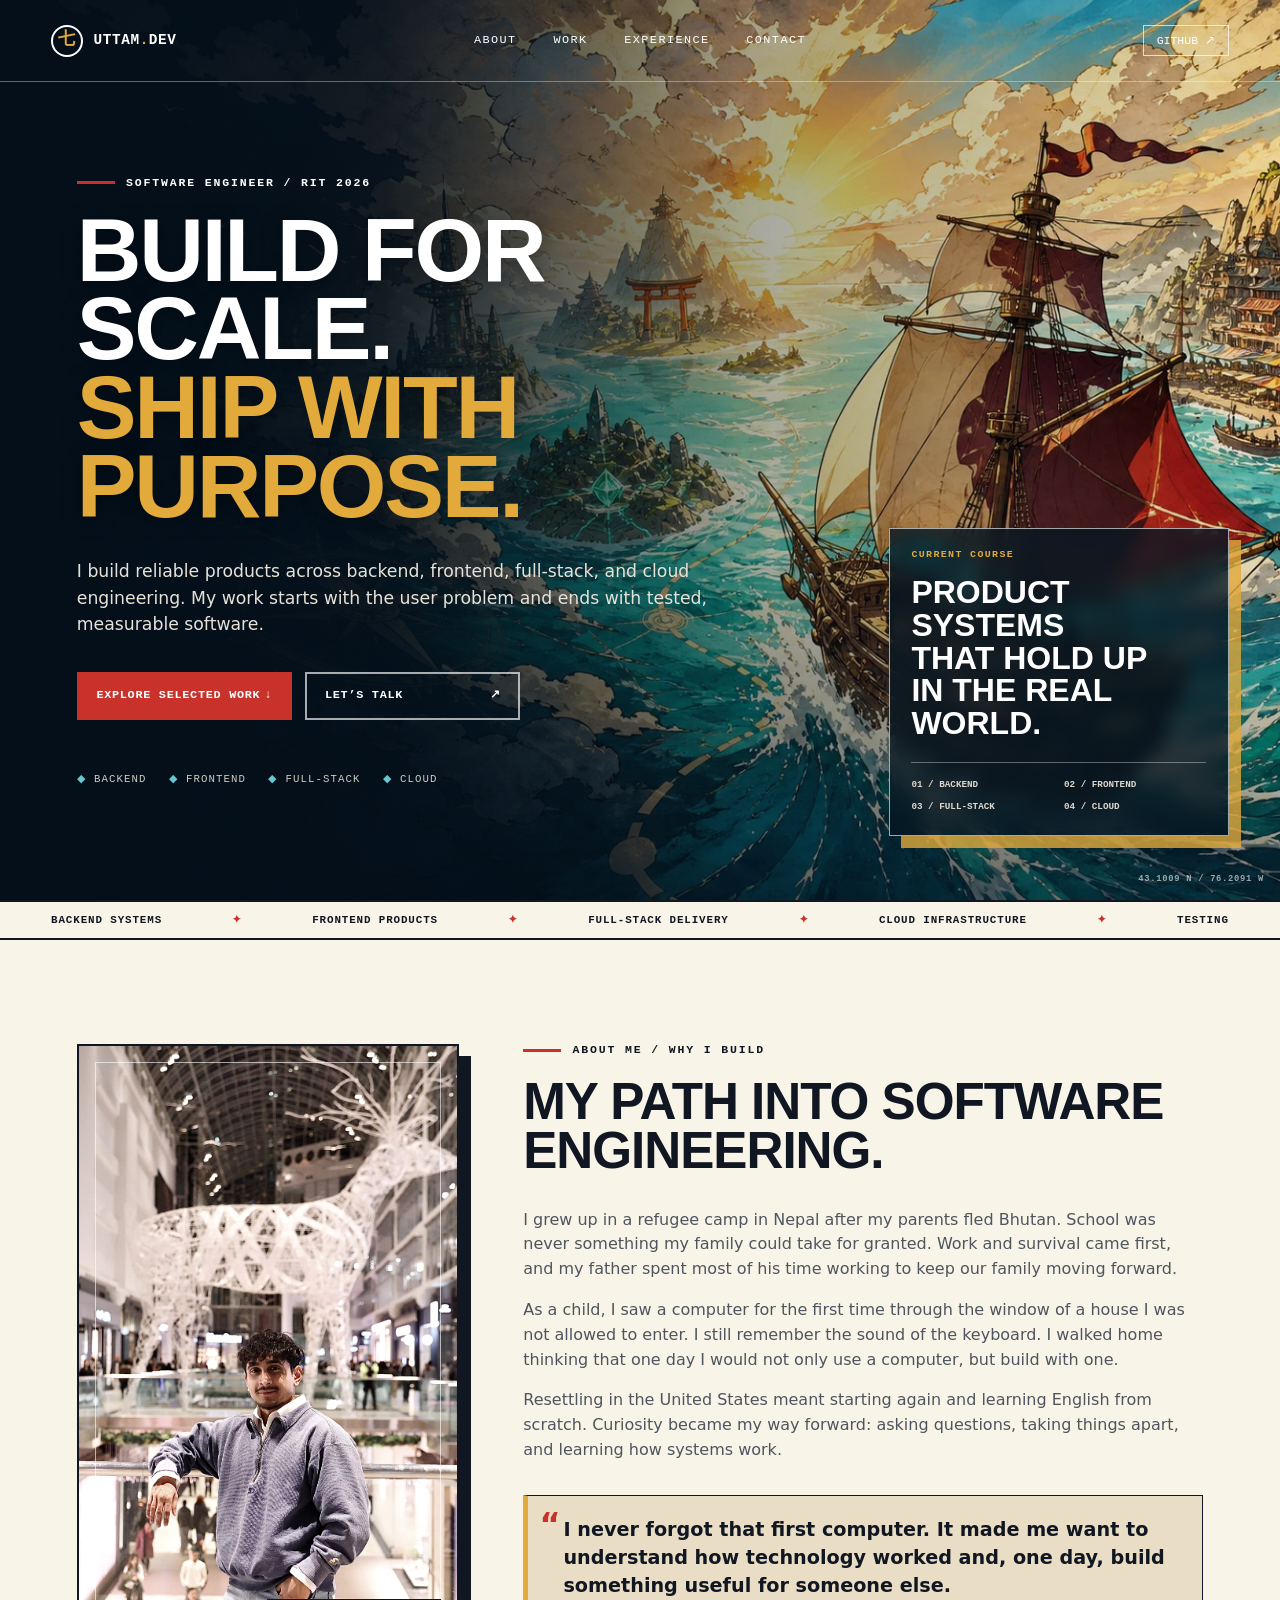
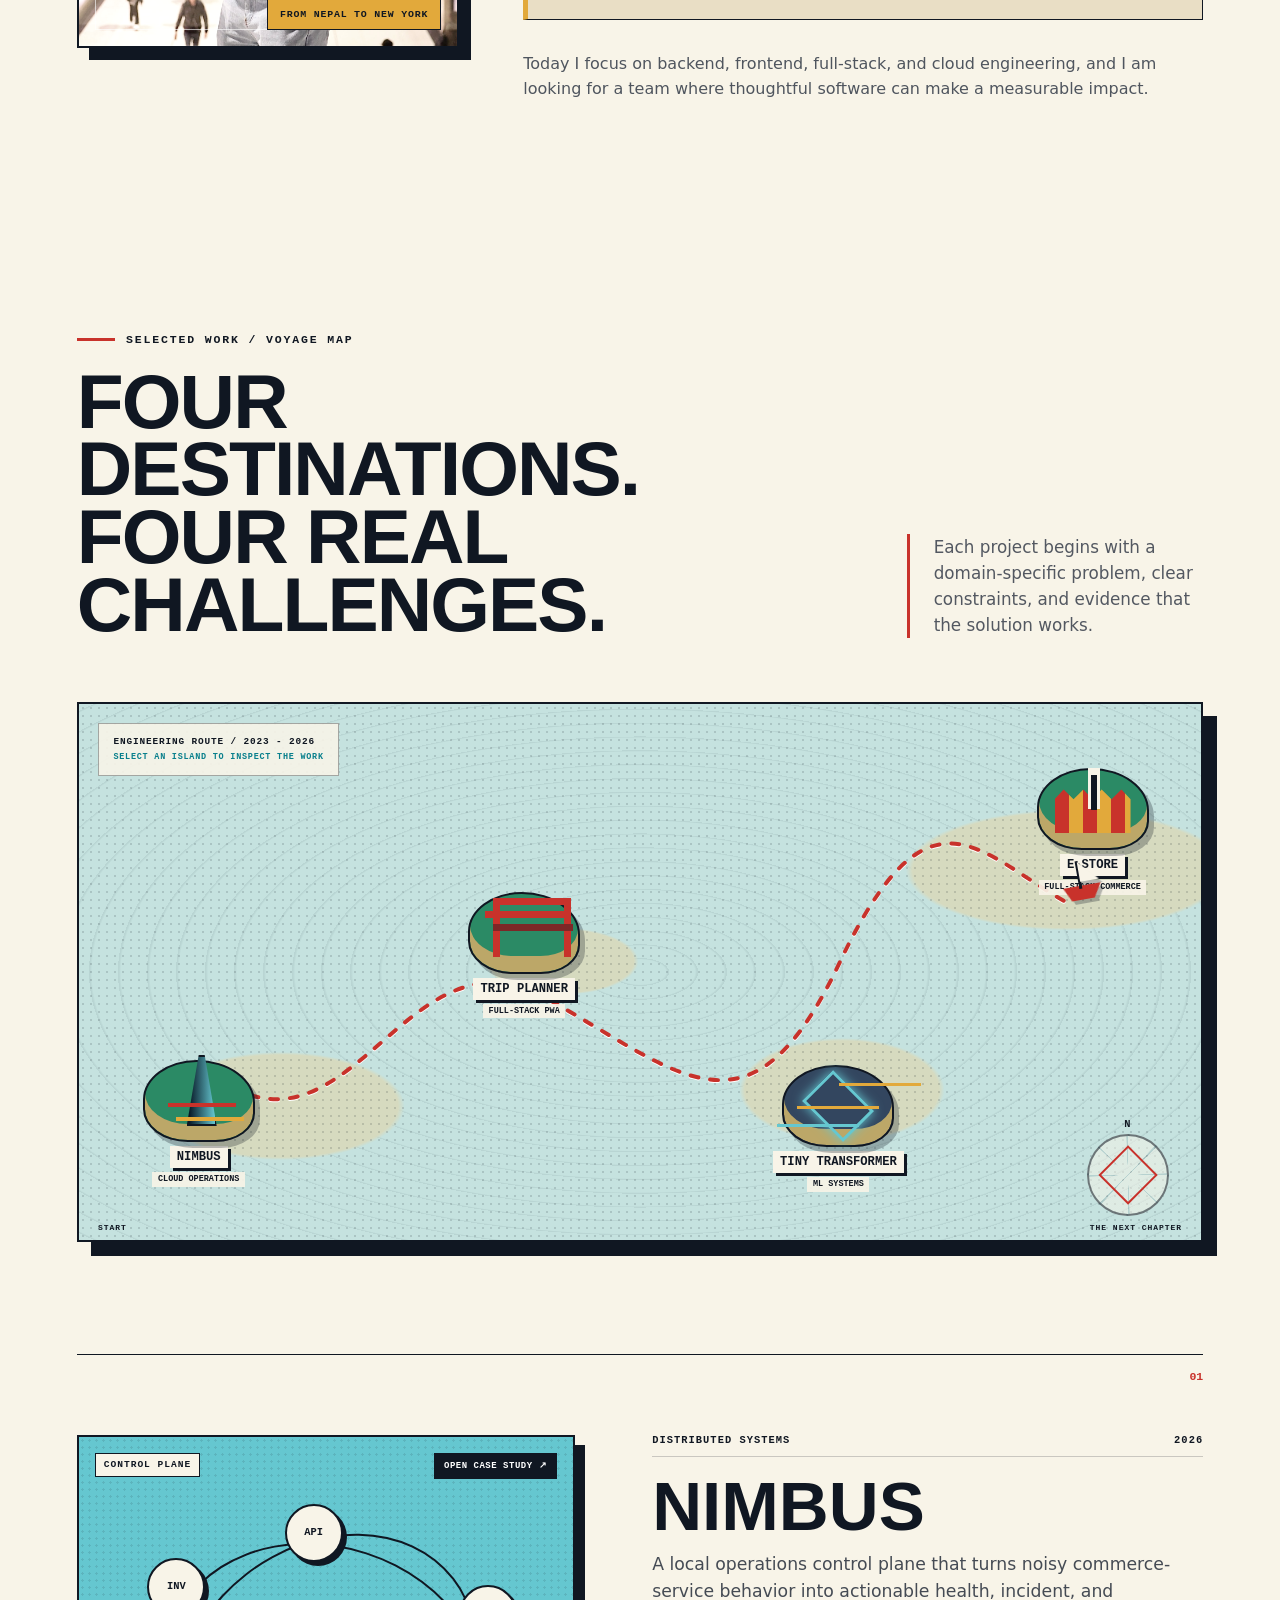
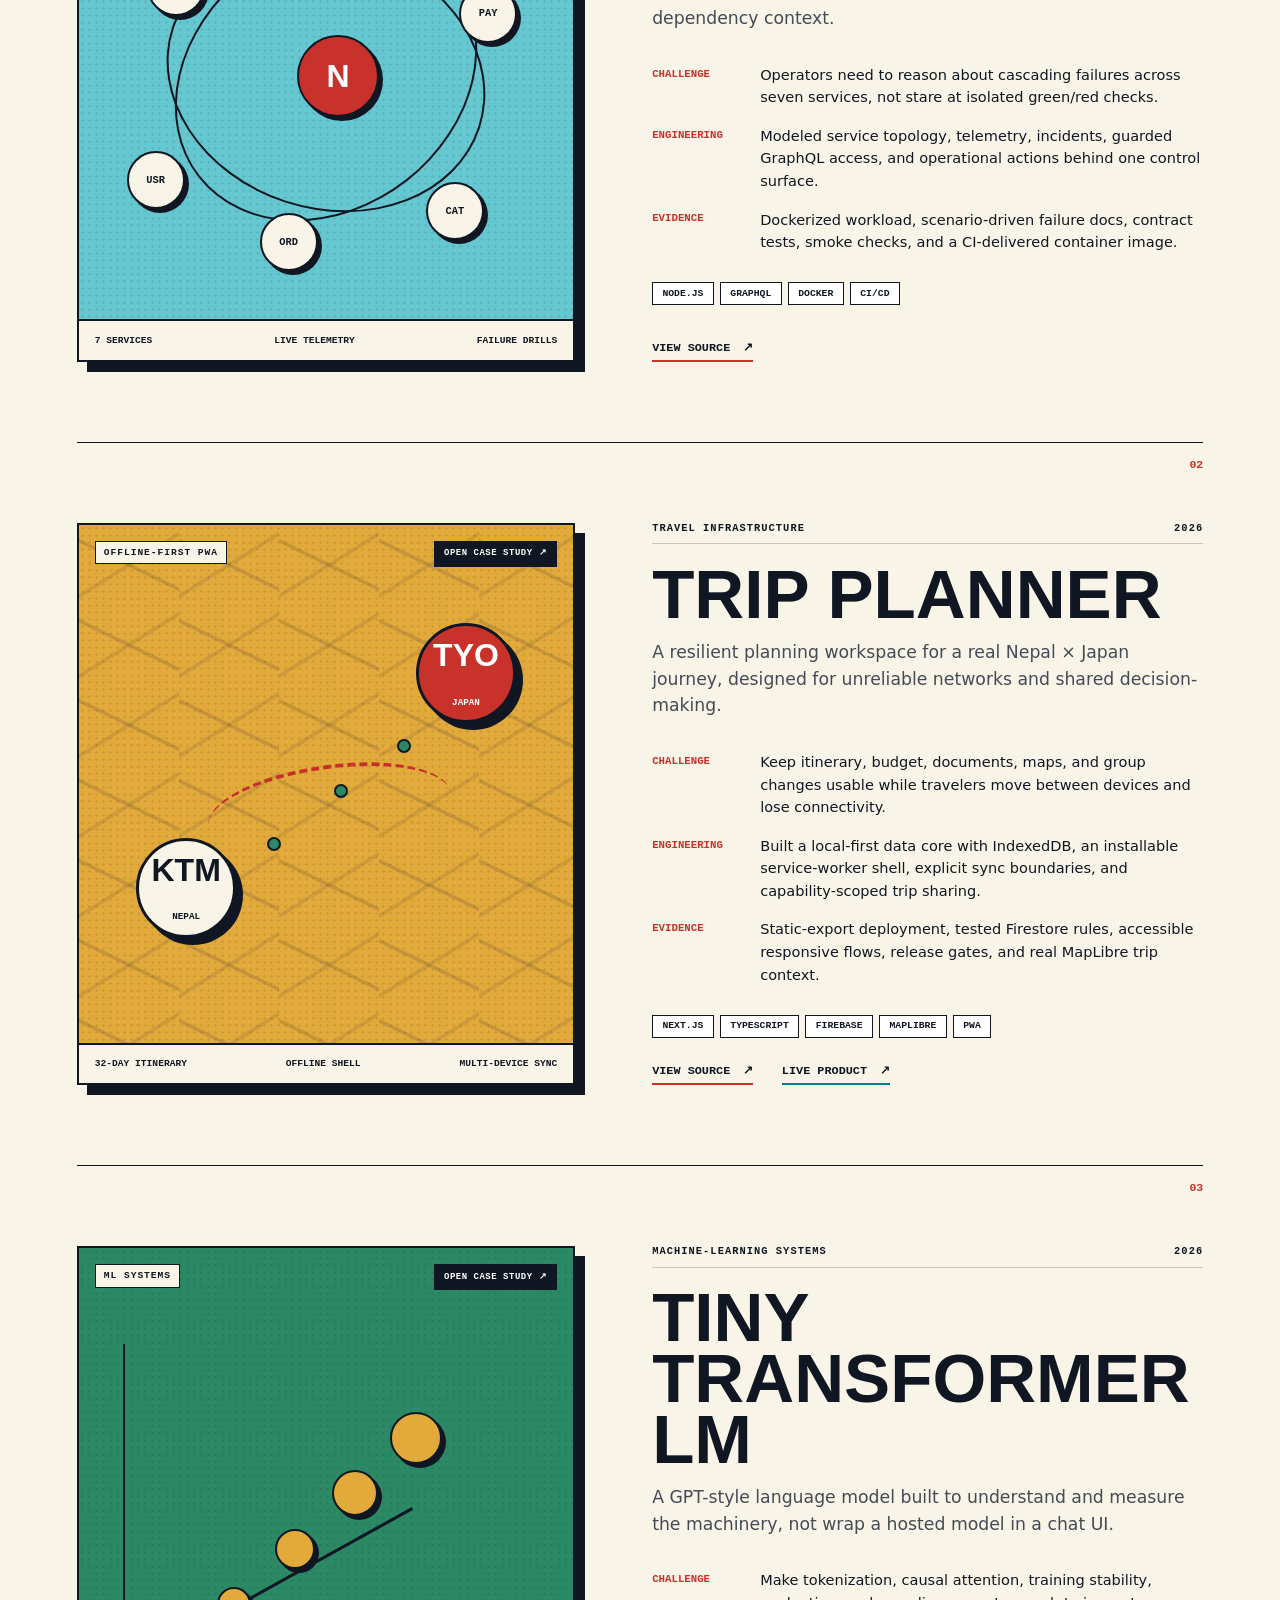
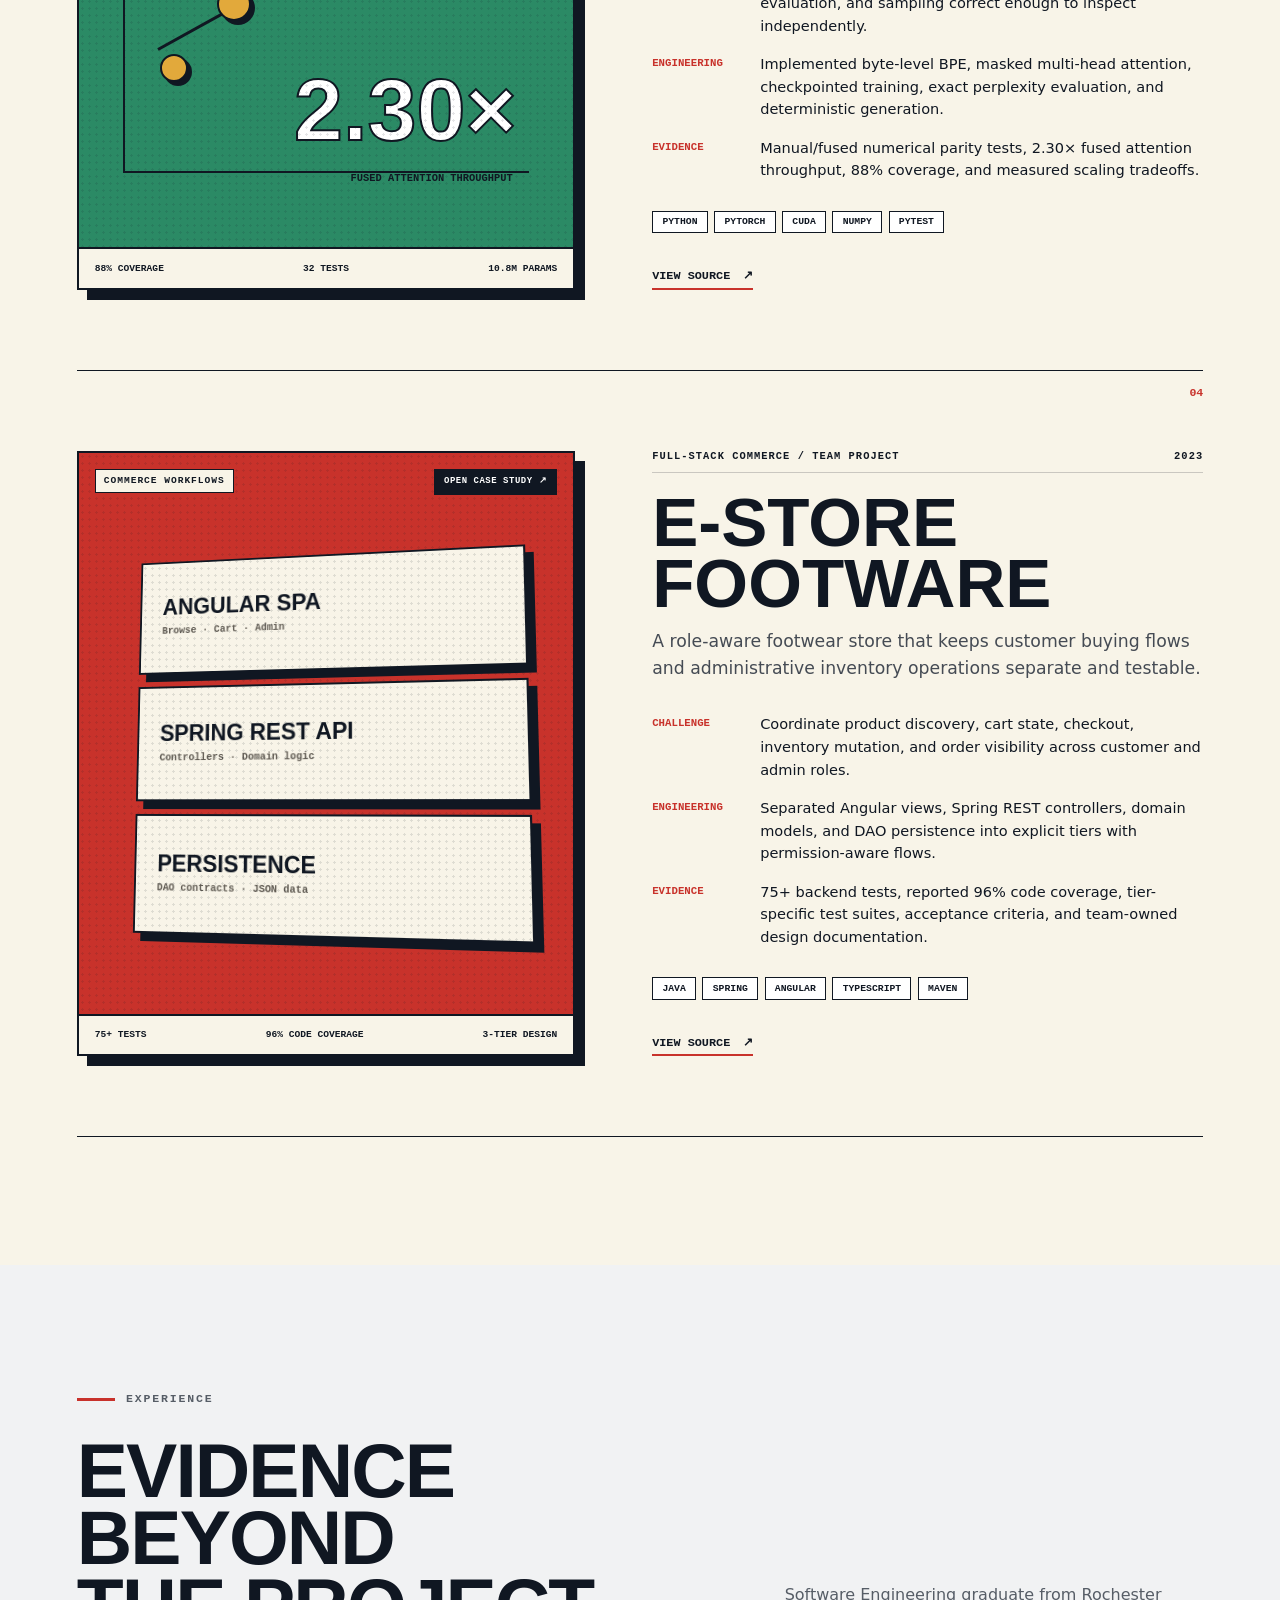
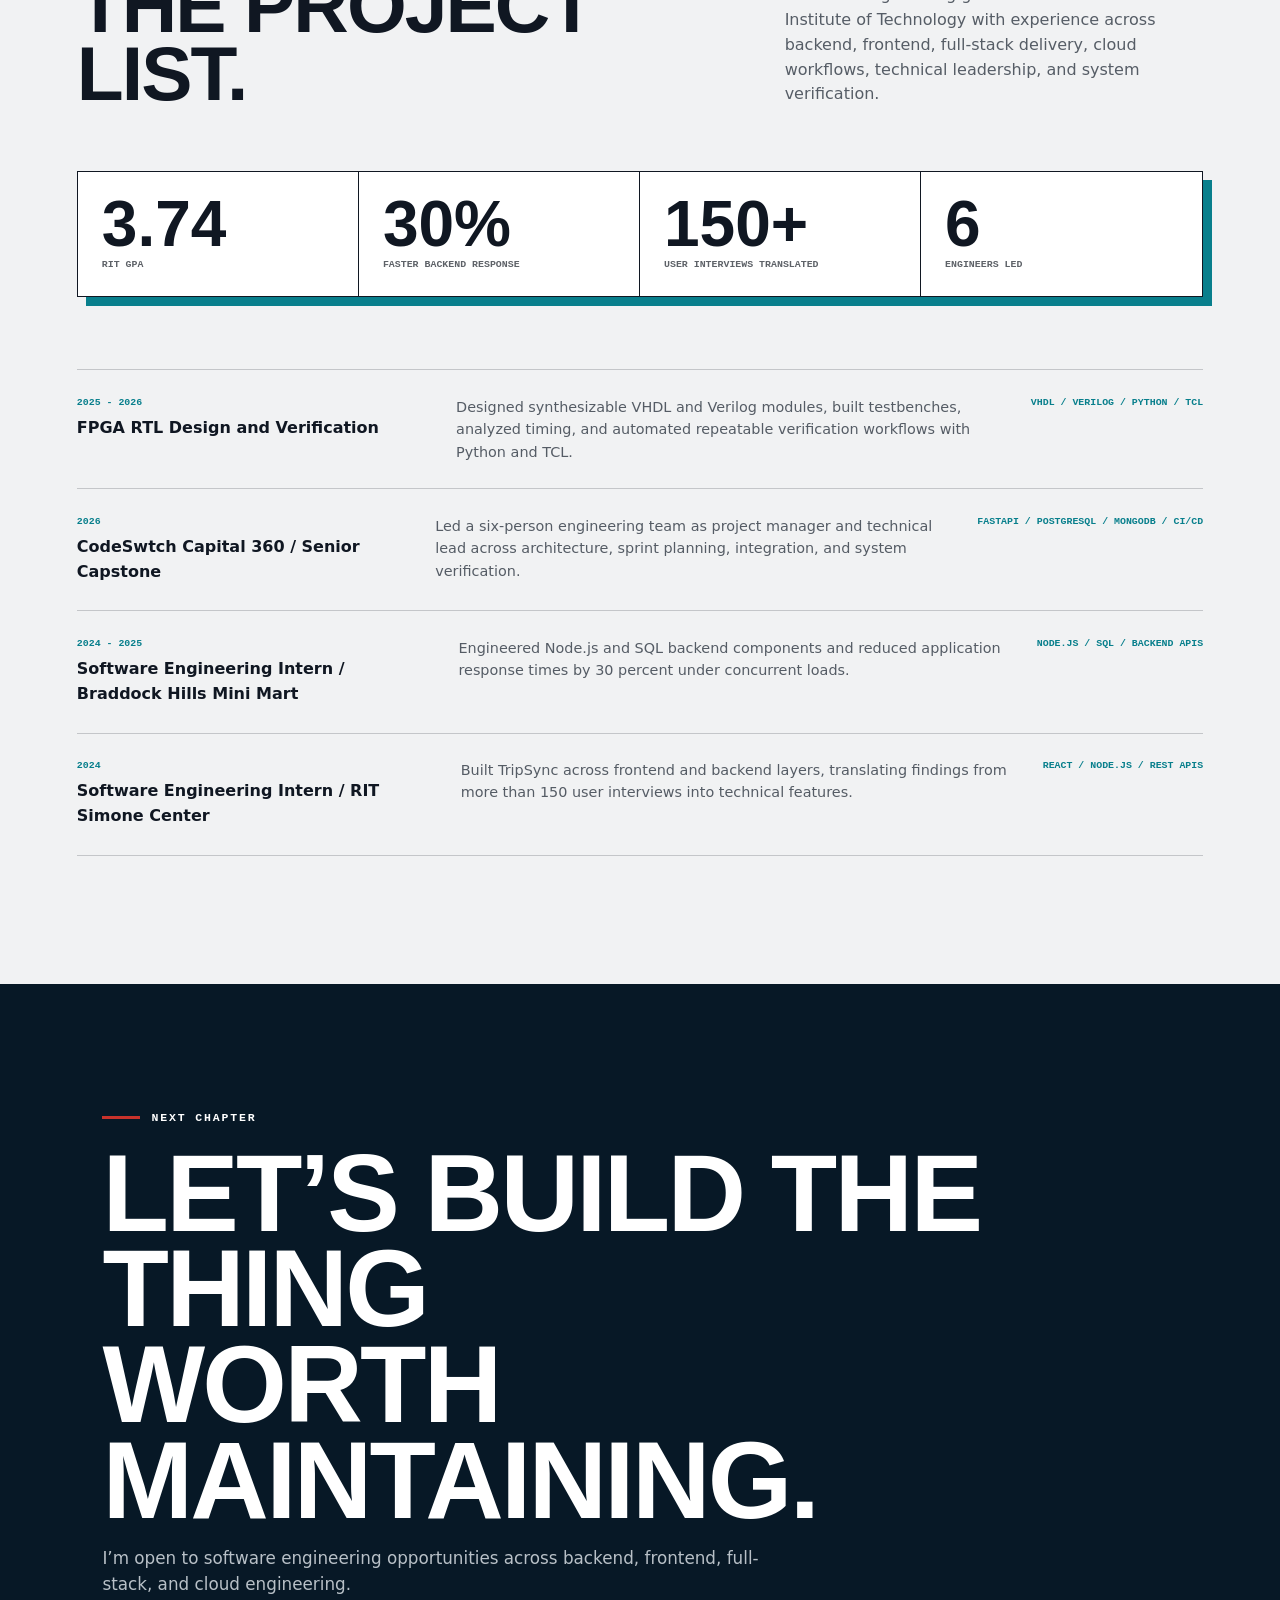
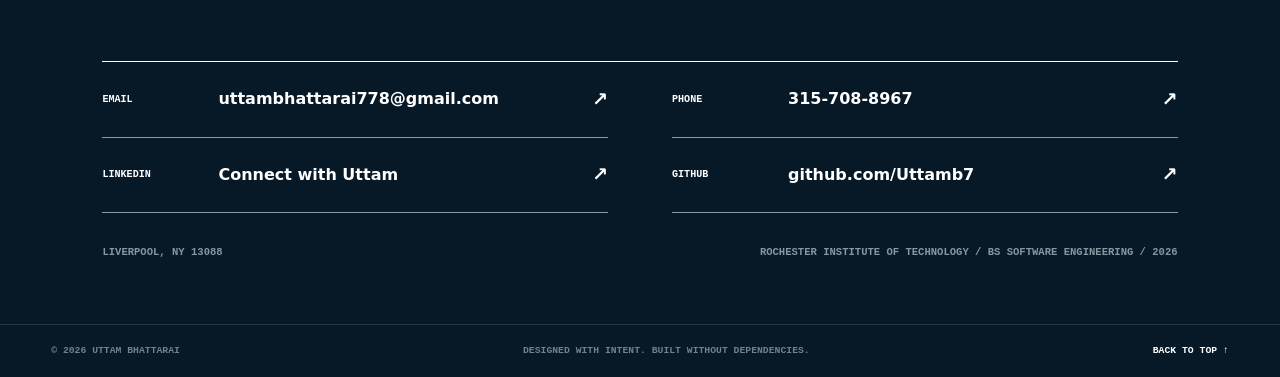
<file: index.html>
<!doctype html>
<html lang="en">
<head>
  <meta charset="utf-8">
  <meta name="viewport" content="width=device-width, initial-scale=1">
  <meta name="theme-color" content="#0d0c17">
  <meta name="description" content="Uttam Bhattarai is a software engineer focused on backend, frontend, full-stack, and cloud engineering.">
  <meta property="og:title" content="Uttam Bhattarai | Software Engineer">
  <meta property="og:description" content="Selected engineering work across distributed systems, product infrastructure, machine learning, and commerce.">
  <meta property="og:type" content="website">
  <title>Uttam Bhattarai | Software Engineer</title>
  <link rel="icon" href="data:image/svg+xml,<svg xmlns=%22http://www.w3.org/2000/svg%22 viewBox=%220 0 100 100%22><rect width=%22100%22 height=%22100%22 rx=%2220%22 fill=%22%230d0c17%22/><text x=%2250%22 y=%2268%22 text-anchor=%22middle%22 font-size=%2254%22 fill=%22%23ff5c8a%22>七</text></svg>">
  <link rel="stylesheet" href="styles.css">
  <script src="script.js" defer></script>
</head>
<body>
  <a class="skip-link" href="#work">Skip to selected work</a>

  <header class="site-header">
    <a class="brand" href="#top" aria-label="Uttam Bhattarai, home"><span class="brand-mark" aria-hidden="true">七</span><span>UTTAM<span class="dot">.</span>DEV</span></a>
    <nav aria-label="Primary navigation"><a href="#about-title">About</a><a href="#work">Work</a><a href="#experience">Experience</a><a href="#contact">Contact</a></nav>
    <a class="header-github" href="https://github.com/Uttamb7" target="_blank" rel="noreferrer">GitHub ↗</a>
  </header>

  <main id="top">
    <section class="hero" aria-labelledby="hero-title">
      <div class="hero-shade"></div>
      <div class="hero-copy">
        <p class="eyebrow"><span></span> Software engineer / RIT 2026</p>
        <h1 id="hero-title">Build for scale.<br><em>Ship with purpose.</em></h1>
        <p class="hero-lede">I build reliable products across backend, frontend, full-stack, and cloud engineering. My work starts with the user problem and ends with tested, measurable software.</p>
        <div class="hero-actions"><a class="button button-primary" href="#work">Explore selected work <span aria-hidden="true">↓</span></a><a class="button button-quiet" href="mailto:uttambhattarai778@gmail.com">Let’s talk <span aria-hidden="true">↗</span></a></div>
        <ul class="signal-list" aria-label="Engineering focus"><li>Backend</li><li>Frontend</li><li>Full-stack</li><li>Cloud</li></ul>
      </div>
      <aside class="course-card" aria-label="Current engineering focus"><p>Current course</p><strong>Product systems<br>that hold up<br>in the real world.</strong><div><span>01 / Backend</span><span>02 / Frontend</span><span>03 / Full-stack</span><span>04 / Cloud</span></div></aside>
      <div class="hero-coordinate" aria-hidden="true">43.1009 N / 76.2091 W</div>
    </section>

    <section class="marquee" aria-label="Technology highlights"><div><span>BACKEND SYSTEMS</span><b>✦</b><span>FRONTEND PRODUCTS</span><b>✦</b><span>FULL-STACK DELIVERY</span><b>✦</b><span>CLOUD INFRASTRUCTURE</span><b>✦</b><span>TESTING</span></div></section>

    <section class="about-section" id="about" aria-labelledby="about-title">
      <div class="about-photo reveal">
        <img src="assets/uttam-about.jpg" alt="Uttam Bhattarai standing beneath an indoor public art installation">
        <span>From Nepal to New York</span>
      </div>
      <div class="about-copy reveal">
        <p class="eyebrow"><span></span> About me / why I build</p>
        <h2 id="about-title">My path into software engineering.</h2>
        <div class="about-story">
          <p>I grew up in a refugee camp in Nepal after my parents fled Bhutan. School was never something my family could take for granted. Work and survival came first, and my father spent most of his time working to keep our family moving forward.</p>
          <p>As a child, I saw a computer for the first time through the window of a house I was not allowed to enter. I still remember the sound of the keyboard. I walked home thinking that one day I would not only use a computer, but build with one.</p>
          <p>Resettling in the United States meant starting again and learning English from scratch. Curiosity became my way forward: asking questions, taking things apart, and learning how systems work.</p>
        </div>
        <blockquote>I never forgot that first computer. It made me want to understand how technology worked and, one day, build something useful for someone else.</blockquote>
        <p class="about-now">Today I focus on backend, frontend, full-stack, and cloud engineering, and I am looking for a team where thoughtful software can make a measurable impact.</p>
      </div>
    </section>

    <section class="work-section" id="work" aria-labelledby="work-title">
      <div class="section-heading">
        <div><p class="eyebrow"><span></span> Selected work / voyage map</p><h2 id="work-title">Four destinations.<br>Four real challenges.</h2></div>
        <p>Each project begins with a domain-specific problem, clear constraints, and evidence that the solution works.</p>
      </div>

      <div class="voyage-map" id="voyage-map" data-route="0" aria-label="Project voyage map">
        <div class="map-heading"><span>Engineering route / 2023 - 2026</span><b>Select an island to inspect the work</b></div>
        <svg class="route-line" viewBox="0 0 1000 420" role="img" aria-label="A dotted sea route connecting four project islands"><path d="M90 315 C215 380 270 150 405 225 S610 380 700 190 S840 80 930 130"/></svg>
        <div class="ship-marker" aria-hidden="true"><span></span></div>
        <a class="island island-one" href="#nimbus"><span class="island-art tower"></span><b>Nimbus</b><small>Cloud operations</small></a>
        <a class="island island-two" href="#trip-planner"><span class="island-art gate"></span><b>Trip Planner</b><small>Full-stack PWA</small></a>
        <a class="island island-three" href="#transformer"><span class="island-art circuit"></span><b>Tiny Transformer</b><small>ML systems</small></a>
        <a class="island island-four" href="#estore"><span class="island-art port"></span><b>E-Store</b><small>Full-stack commerce</small></a>
        <div class="map-compass" aria-hidden="true"><span>N</span></div>
        <div class="map-legend"><span>START</span><span>THE NEXT CHAPTER</span></div>
      </div>

      <article class="project reveal" id="nimbus" data-route-index="0">
        <div class="project-number">01</div>
        <a class="project-visual project-visual-link visual-nimbus" href="projects/nimbus.html" aria-label="Read the Nimbus case study">
          <div class="visual-label">CONTROL PLANE</div>
          <span class="visual-open">Open case study ↗</span>
          <div class="topology" aria-hidden="true"><span class="node node-core">N</span><span class="node node-a">API</span><span class="node node-b">PAY</span><span class="node node-c">CAT</span><span class="node node-d">ORD</span><span class="node node-e">USR</span><span class="node node-f">INV</span></div>
          <div class="metric-strip"><span>7 services</span><span>live telemetry</span><span>failure drills</span></div>
        </a>
        <div class="project-copy">
          <div class="project-topline"><span>Distributed systems</span><span>2026</span></div><h3>Nimbus</h3>
          <p class="project-thesis">A local operations control plane that turns noisy commerce-service behavior into actionable health, incident, and dependency context.</p>
          <dl class="case-grid">
            <div><dt>Challenge</dt><dd>Operators need to reason about cascading failures across seven services, not stare at isolated green/red checks.</dd></div>
            <div><dt>Engineering</dt><dd>Modeled service topology, telemetry, incidents, guarded GraphQL access, and operational actions behind one control surface.</dd></div>
            <div><dt>Evidence</dt><dd>Dockerized workload, scenario-driven failure docs, contract tests, smoke checks, and a CI-delivered container image.</dd></div>
          </dl>
          <ul class="tech-list" aria-label="Nimbus technologies"><li>Node.js</li><li>GraphQL</li><li>Docker</li><li>CI/CD</li></ul>
          <a class="project-link" href="https://github.com/Uttamb7/Nimbus" target="_blank" rel="noreferrer">View source <span>↗</span></a>
        </div>
      </article>

      <article class="project reveal" id="trip-planner" data-route-index="1">
        <div class="project-number">02</div>
        <a class="project-visual project-visual-link visual-trip" href="projects/trip-planner.html" aria-label="Read the Trip Planner case study">
          <div class="visual-label">OFFLINE-FIRST PWA</div>
          <span class="visual-open">Open case study ↗</span>
          <div class="route-map" aria-hidden="true"><span class="place nepal">KTM<small>Nepal</small></span><span class="route"></span><span class="place japan">TYO<small>Japan</small></span><span class="map-dot dot-a"></span><span class="map-dot dot-b"></span><span class="map-dot dot-c"></span></div>
          <div class="metric-strip"><span>32-day itinerary</span><span>offline shell</span><span>multi-device sync</span></div>
        </a>
        <div class="project-copy">
          <div class="project-topline"><span>Travel infrastructure</span><span>2026</span></div><h3>Trip Planner</h3>
          <p class="project-thesis">A resilient planning workspace for a real Nepal × Japan journey, designed for unreliable networks and shared decision-making.</p>
          <dl class="case-grid">
            <div><dt>Challenge</dt><dd>Keep itinerary, budget, documents, maps, and group changes usable while travelers move between devices and lose connectivity.</dd></div>
            <div><dt>Engineering</dt><dd>Built a local-first data core with IndexedDB, an installable service-worker shell, explicit sync boundaries, and capability-scoped trip sharing.</dd></div>
            <div><dt>Evidence</dt><dd>Static-export deployment, tested Firestore rules, accessible responsive flows, release gates, and real MapLibre trip context.</dd></div>
          </dl>
          <ul class="tech-list" aria-label="Trip Planner technologies"><li>Next.js</li><li>TypeScript</li><li>Firebase</li><li>MapLibre</li><li>PWA</li></ul>
          <div class="project-actions"><a class="project-link" href="https://github.com/Uttamb7/trip_planner" target="_blank" rel="noreferrer">View source <span>↗</span></a><a class="project-link secondary" href="https://powan55.github.io/trip_planner/" target="_blank" rel="noreferrer">Live product <span>↗</span></a></div>
        </div>
      </article>

      <article class="project reveal" id="transformer" data-route-index="2">
        <div class="project-number">03</div>
        <a class="project-visual project-visual-link visual-transformer" href="projects/tiny-transformer.html" aria-label="Read the Tiny Transformer LM case study">
          <div class="visual-label">ML SYSTEMS</div>
          <span class="visual-open">Open case study ↗</span>
          <div class="attention-chart" aria-hidden="true"><span style="--x:12%;--y:76%;--s:28px"></span><span style="--x:27%;--y:61%;--s:34px"></span><span style="--x:42%;--y:48%;--s:40px"></span><span style="--x:57%;--y:35%;--s:46px"></span><span style="--x:72%;--y:22%;--s:52px"></span><div class="chart-line"></div><strong>2.30×</strong><small>fused attention throughput</small></div>
          <div class="metric-strip"><span>88% coverage</span><span>32 tests</span><span>10.8M params</span></div>
        </a>
        <div class="project-copy">
          <div class="project-topline"><span>Machine-learning systems</span><span>2026</span></div><h3>Tiny Transformer LM</h3>
          <p class="project-thesis">A GPT-style language model built to understand and measure the machinery, not wrap a hosted model in a chat UI.</p>
          <dl class="case-grid">
            <div><dt>Challenge</dt><dd>Make tokenization, causal attention, training stability, evaluation, and sampling correct enough to inspect independently.</dd></div>
            <div><dt>Engineering</dt><dd>Implemented byte-level BPE, masked multi-head attention, checkpointed training, exact perplexity evaluation, and deterministic generation.</dd></div>
            <div><dt>Evidence</dt><dd>Manual/fused numerical parity tests, 2.30× fused attention throughput, 88% coverage, and measured scaling tradeoffs.</dd></div>
          </dl>
          <ul class="tech-list" aria-label="Tiny Transformer technologies"><li>Python</li><li>PyTorch</li><li>CUDA</li><li>NumPy</li><li>pytest</li></ul>
          <a class="project-link" href="https://github.com/Uttamb7/tiny-transformer-lm" target="_blank" rel="noreferrer">View source <span>↗</span></a>
        </div>
      </article>

      <article class="project reveal" id="estore" data-route-index="3">
        <div class="project-number">04</div>
        <a class="project-visual project-visual-link visual-store" href="projects/e-store.html" aria-label="Read the E-Store Footware case study">
          <div class="visual-label">COMMERCE WORKFLOWS</div>
          <span class="visual-open">Open case study ↗</span>
          <div class="store-stack" aria-hidden="true"><div><span>ANGULAR SPA</span><b>Browse · Cart · Admin</b></div><div><span>SPRING REST API</span><b>Controllers · Domain logic</b></div><div><span>PERSISTENCE</span><b>DAO contracts · JSON data</b></div></div>
          <div class="metric-strip"><span>75+ tests</span><span>96% code coverage</span><span>3-tier design</span></div>
        </a>
        <div class="project-copy">
          <div class="project-topline"><span>Full-stack commerce / Team project</span><span>2023</span></div><h3>E-Store Footware</h3>
          <p class="project-thesis">A role-aware footwear store that keeps customer buying flows and administrative inventory operations separate and testable.</p>
          <dl class="case-grid">
            <div><dt>Challenge</dt><dd>Coordinate product discovery, cart state, checkout, inventory mutation, and order visibility across customer and admin roles.</dd></div>
            <div><dt>Engineering</dt><dd>Separated Angular views, Spring REST controllers, domain models, and DAO persistence into explicit tiers with permission-aware flows.</dd></div>
            <div><dt>Evidence</dt><dd>75+ backend tests, reported 96% code coverage, tier-specific test suites, acceptance criteria, and team-owned design documentation.</dd></div>
          </dl>
          <ul class="tech-list" aria-label="E-Store technologies"><li>Java</li><li>Spring</li><li>Angular</li><li>TypeScript</li><li>Maven</li></ul>
          <a class="project-link" href="https://github.com/Uttamb7/E-Store-Footware" target="_blank" rel="noreferrer">View source <span>↗</span></a>
        </div>
      </article>
    </section>

    <section class="experience-section" id="experience" aria-labelledby="experience-title">
      <div class="experience-heading"><p class="eyebrow"><span></span> Experience</p><h2 id="experience-title">Evidence beyond<br>the project list.</h2><p>Software Engineering graduate from Rochester Institute of Technology with experience across backend, frontend, full-stack delivery, cloud workflows, technical leadership, and system verification.</p></div>
      <div class="stats-grid" aria-label="Career highlights">
        <div><strong>3.74</strong><span>RIT GPA</span></div><div><strong>30%</strong><span>Faster backend response</span></div><div><strong>150+</strong><span>User interviews translated</span></div><div><strong>6</strong><span>Engineers led</span></div>
      </div>
      <div class="experience-list">
        <article><div><span>2025 - 2026</span><b>FPGA RTL Design and Verification</b></div><p>Designed synthesizable VHDL and Verilog modules, built testbenches, analyzed timing, and automated repeatable verification workflows with Python and TCL.</p><small>VHDL / VERILOG / PYTHON / TCL</small></article>
        <article><div><span>2026</span><b>CodeSwtch Capital 360 / Senior Capstone</b></div><p>Led a six-person engineering team as project manager and technical lead across architecture, sprint planning, integration, and system verification.</p><small>FASTAPI / POSTGRESQL / MONGODB / CI/CD</small></article>
        <article><div><span>2024 - 2025</span><b>Software Engineering Intern / Braddock Hills Mini Mart</b></div><p>Engineered Node.js and SQL backend components and reduced application response times by 30 percent under concurrent loads.</p><small>NODE.JS / SQL / BACKEND APIS</small></article>
        <article><div><span>2024</span><b>Software Engineering Intern / RIT Simone Center</b></div><p>Built TripSync across frontend and backend layers, translating findings from more than 150 user interviews into technical features.</p><small>REACT / NODE.JS / REST APIS</small></article>
      </div>
    </section>

    <section class="contact-section" id="contact" aria-labelledby="contact-title">
      <p class="eyebrow light"><span></span> Next chapter</p><h2 id="contact-title">Let’s build the thing<br>worth maintaining.</h2>
      <p>I’m open to software engineering opportunities across backend, frontend, full-stack, and cloud engineering.</p>
      <div class="contact-grid">
        <a href="mailto:uttambhattarai778@gmail.com"><small>Email</small><span>uttambhattarai778@gmail.com</span><b>↗</b></a>
        <a href="tel:+13157088967"><small>Phone</small><span>315-708-8967</span><b>↗</b></a>
        <a href="https://www.linkedin.com/in/uttam-bhattarai-8699441b4/" target="_blank" rel="noreferrer"><small>LinkedIn</small><span>Connect with Uttam</span><b>↗</b></a>
        <a href="https://github.com/Uttamb7" target="_blank" rel="noreferrer"><small>GitHub</small><span>github.com/Uttamb7</span><b>↗</b></a>
      </div>
      <div class="contact-meta"><span>Liverpool, NY 13088</span><span>Rochester Institute of Technology / BS Software Engineering / 2026</span></div>
    </section>
  </main>

  <footer><span>© <span id="year">2026</span> Uttam Bhattarai</span><span>Designed with intent. Built without dependencies.</span><a href="#top">Back to top ↑</a></footer>
</body>
</html>
</file>
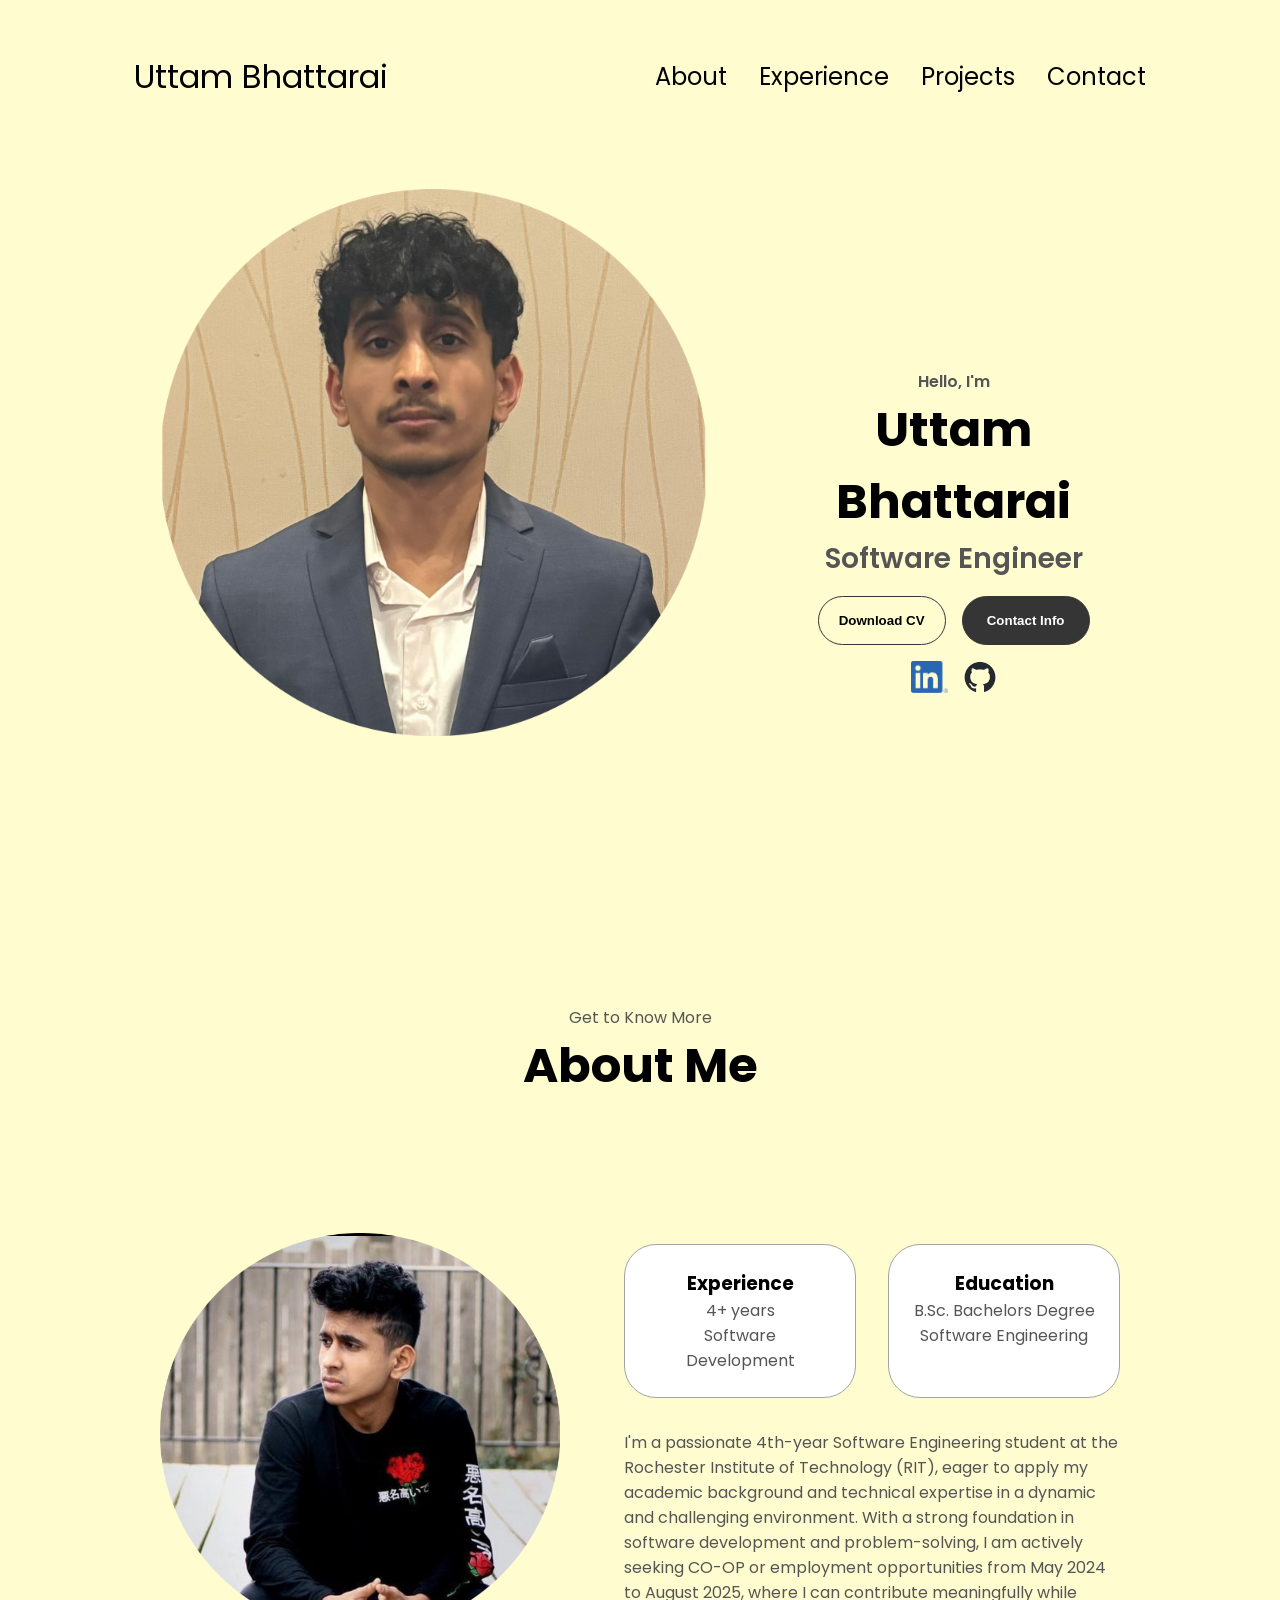
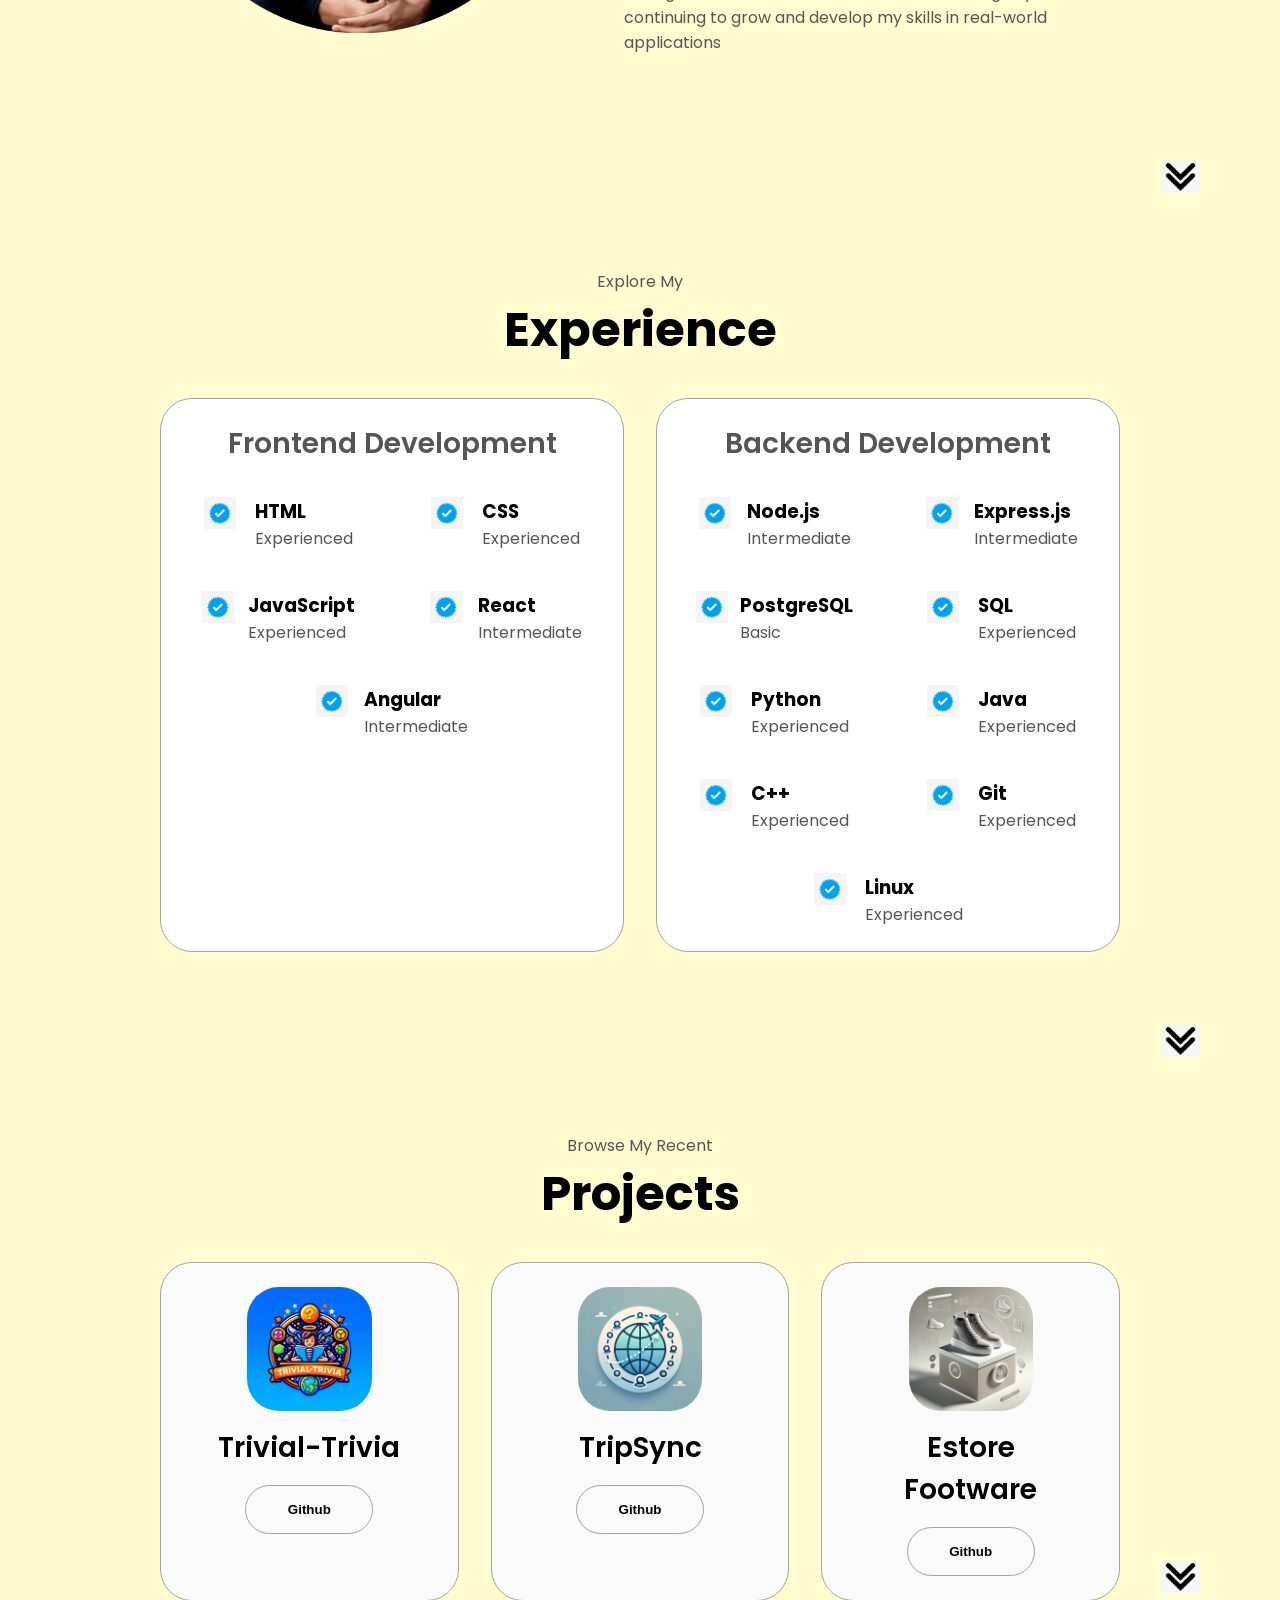
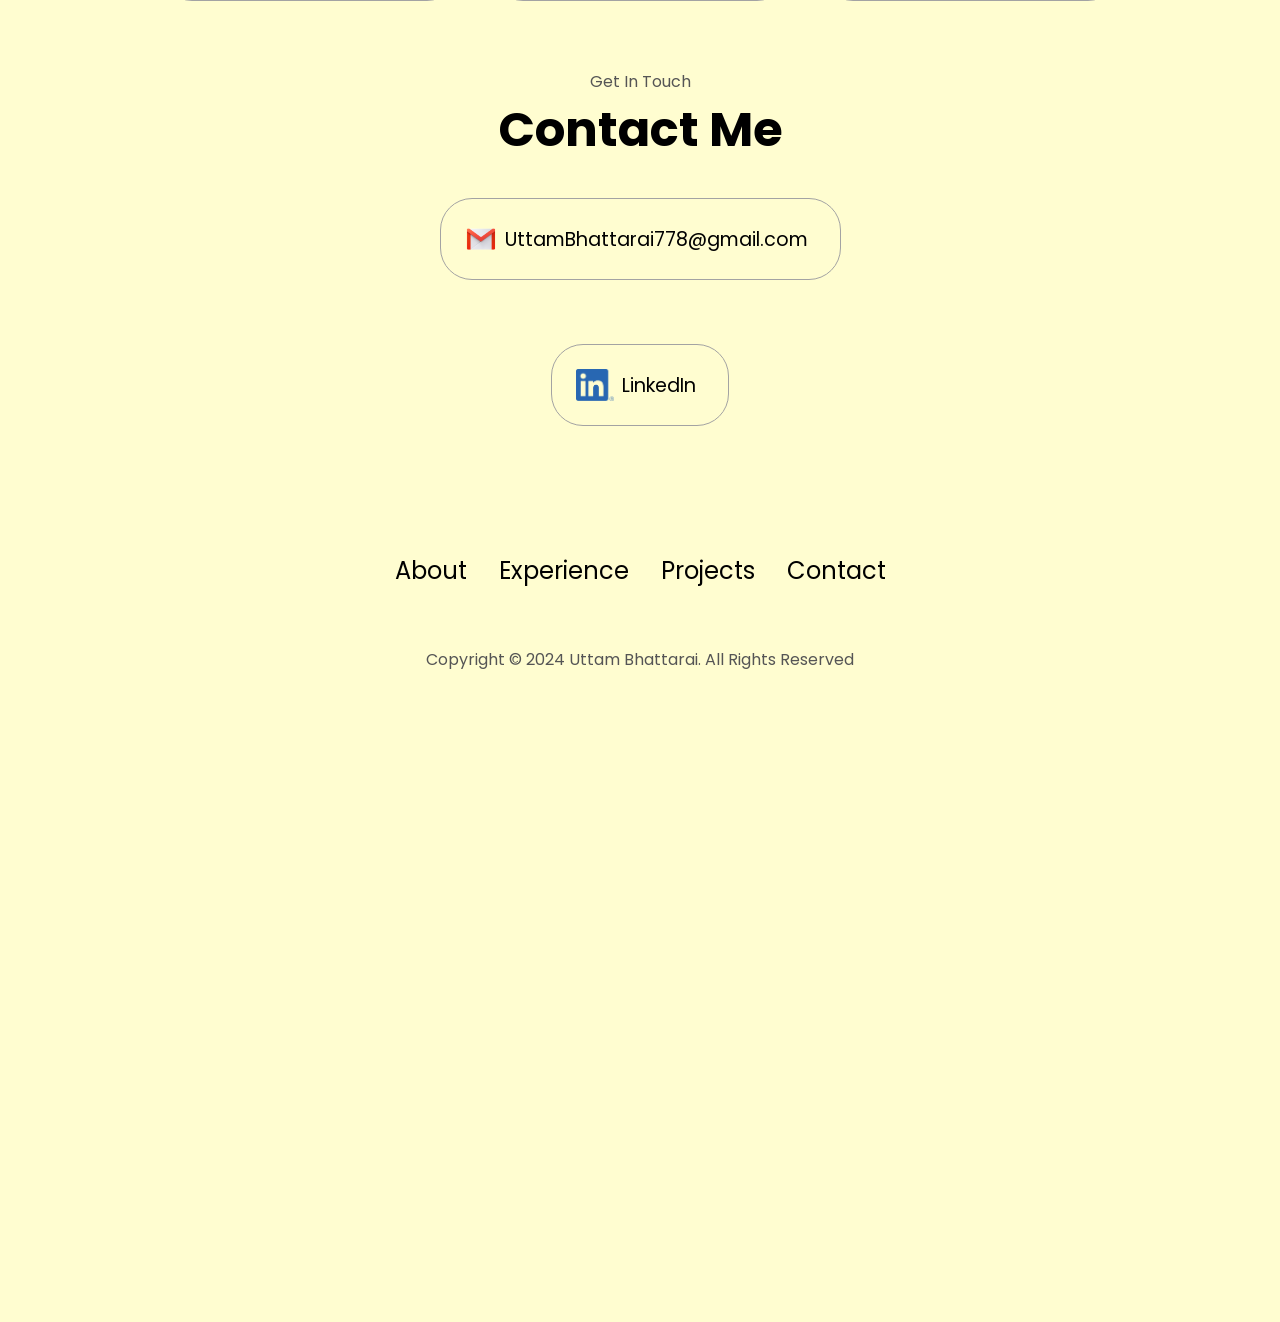
<file: Hello.html>
<!DOCTYPE html>
<html lang="en">
<head>
    <meta charset="UTF-8">
    <meta http-equiv="X-UA-Compatible" content="IE=edge">
    <meta name="viewport" content="width=device-width, initial-scale=1.0">
    <title>My Portfolio</title>
    <link rel="stylesheet" href="style.css">
    <link rel="stylesheet" href="Media.css">
</head>
<body>
<nav id="desktop-nav">
    <div class="logo">Uttam Bhattarai</div>
    <div>
        <ul class="nav-links">
            <li><a href="#about">About</a></li>
            <li><a href="#experience">Experience</a></li>
            <li><a href="#projects">Projects</a></li>
            <li><a href="#contact">Contact</a></li>
        </ul>
    </div>
</nav>
<nav id="hamburger-nav">
    <div class="logo">Uttam Bhattarai</div>
    <div class="hamburger-menu">
        <div class="hamburger-icon" onclick="toggleMenu()">
            <span></span>
            <span></span>
            <span></span>
        </div>
        <div class="menu-links">
            <li><a href="#about" onclick="toggleMenu()">About</a></li>
            <li><a href="#experience" onclick="toggleMenu()">Experience</a></li>
            <li><a href="#projects" onclick="toggleMenu()">Projects</a></li>
            <li><a href="#contact" onclick="toggleMenu()">Contact</a></li>
        </div>
    </div>
</nav>
<section id="profile">
    <div class="section-container">
        <img src="./assets/profile-pic.png" alt="Uttam Bhattarai profile picture">
    </div>
    <div class="section__text">
        <p class="section__text__p1">Hello, I'm</p>
        <h1 class="title">Uttam Bhattarai</h1>
        <p class="section__text__p2">Software Engineer</p>
        <div class="btn-container">
            <button class="btn btn-color-2" onclick="window.open('./assets/Uttam_Resume.pdf')">
                Download CV
            </button>
            <button class="btn btn-color-1" onclick="location.href='#contact'">
                Contact Info
            </button>
        </div>
        <div id="socials-container">
            <img src="assets/linkedin_pic.png" alt="My LinkedIn profile" class="icon" onclick="location.href='https://www.linkedin.com/in/uttam-bhattarai-8699441b4/'"/>
            <img src="assets/github-mark.png" alt="My Github profile" class="icon" onclick="location.href='https://github.com/Uttamb7'"/>
        </div>
    </div>
</section>
<section id="about">
    <p class="section__text__p1">Get to Know More</p>
    <h1 class="title">About Me</h1>
    <div class="section-container">
        <div class="section__pic-container">
            <img src="./assets/about-pic.png" alt="Profile picture" class="about-pic"/>
        </div>
        <div class="about-details-container">
            <div class="about-containers">
                <div class="details-container">
                    <h3>Experience</h3>
                    <p>4+ years <br>Software Development</p>
                </div>
                <div class="details-container">
                    <h3>Education</h3>
                    <p>B.Sc. Bachelors Degree <br>Software Engineering</p>
                </div>
            </div>
            <div class="text-container">
                <p>I'm a passionate 4th-year Software Engineering student at the Rochester Institute of Technology (RIT), eager to apply my academic background and technical expertise in a dynamic and challenging environment. With a strong foundation in software development and problem-solving, I am actively seeking CO-OP or employment opportunities from May 2024 to August 2025, where I can contribute meaningfully while continuing to grow and develop my skills in real-world applications</p>
            </div>
        </div>
    </div>
    <img src="./assets/arrow.png" alt="Arrow icon" class="icon arrow" onclick="location.href='#experience'"/>
</section>
<section id="experience">
    <p class="section__text__p1">Explore My</p>
    <h1 class="title">Experience</h1>
    <div class="experience-details-container">
        <div class="about-containers">

            <!-- Frontend Development Section -->
            <div class="details-container">
                <h2 class="experience-sub-title">Frontend Development</h2>
                <div class="article-container">
                    <article>
                        <img src="./assets/checkmark.png" alt="Experience icon" class="icon"/>
                        <div>
                            <h3>HTML</h3>
                            <p>Experienced</p>
                        </div>
                    </article>
                    <article>
                        <img src="./assets/checkmark.png" alt="Experience icon" class="icon"/>
                        <div>
                            <h3>CSS</h3>
                            <p>Experienced</p>
                        </div>
                    </article>
                    <article>
                        <img src="./assets/checkmark.png" alt="Experience icon" class="icon"/>
                        <div>
                            <h3>JavaScript</h3>
                            <p>Experienced</p>
                        </div>
                    </article>
                    <article>
                        <img src="./assets/checkmark.png" alt="Experience icon" class="icon"/>
                        <div>
                            <h3>React</h3>
                            <p>Intermediate</p>
                        </div>
                    </article>
                    <article>
                        <img src="./assets/checkmark.png" alt="Experience icon" class="icon"/>
                        <div>
                            <h3>Angular</h3>
                            <p>Intermediate</p>
                        </div>
                    </article>
                </div>
            </div>

            <!-- Backend Development Section -->
            <div class="details-container">
                <h2 class="experience-sub-title">Backend Development</h2>
                <div class="article-container">
                    <article>
                        <img src="./assets/checkmark.png" alt="Experience icon" class="icon"/>
                        <div>
                            <h3>Node.js</h3>
                            <p>Intermediate</p>
                        </div>
                    </article>
                    <article>
                        <img src="./assets/checkmark.png" alt="Experience icon" class="icon"/>
                        <div>
                            <h3>Express.js</h3>
                            <p>Intermediate</p>
                        </div>
                    </article>
                    <article>
                        <img src="./assets/checkmark.png" alt="Experience icon" class="icon"/>
                        <div>
                            <h3>PostgreSQL</h3>
                            <p>Basic</p>
                        </div>
                    </article>
                    <article>
                        <img src="./assets/checkmark.png" alt="Experience icon" class="icon"/>
                        <div>
                            <h3>SQL</h3>
                            <p>Experienced</p>
                        </div>
                    </article>
                    <article>
                        <img src="./assets/checkmark.png" alt="Experience icon" class="icon"/>
                        <div>
                            <h3>Python</h3>
                            <p>Experienced</p>
                        </div>
                    </article>
                    <article>
                        <img src="./assets/checkmark.png" alt="Experience icon" class="icon"/>
                        <div>
                            <h3>Java</h3>
                            <p>Experienced</p>
                        </div>
                    </article>
                    <article>
                        <img src="./assets/checkmark.png" alt="Experience icon" class="icon"/>
                        <div>
                            <h3>C++</h3>
                            <p>Experienced</p>
                        </div>
                    </article>
                    <article>
                        <img src="./assets/checkmark.png" alt="Experience icon" class="icon"/>
                        <div>
                            <h3>Git</h3>
                            <p>Experienced</p>
                        </div>
                    </article>
                    <article>
                        <img src="./assets/checkmark.png" alt="Experience icon" class="icon"/>
                        <div>
                            <h3>Linux</h3>
                            <p>Experienced</p>
                        </div>
                    </article>
                </div>
            </div>
        </div>
    </div>
    <img src="./assets/arrow.png" alt="Arrow icon" class="icon arrow" onclick="location.href='#projects'"/>
</section>
<section id="projects">
    <p class="section__text__p1">Browse My Recent</p>
    <h1 class="title">Projects</h1>
    <div class="experience-details-container">
        <div class="about-containers">
            <!-- Project 1 -->
            <div class="details-container color-container">
                <div class="article-container">
                    <img src="./assets/Trivial-Trivia.jpg" alt="Project 1" class="project-img"/>
                </div>
                <h2 class="experience-sub-title project-title">Trivial-Trivia</h2>
                <div class="btn-container">
                    <button class="btn btn-color-2 project-btn" onclick="location.href='https://github.com/Powan55/Trivial-Trivia'">
                        Github
                    </button>
                </div>
            </div>

            <!-- Project 2 -->
            <div class="details-container color-container">
                <div class="article-container">
                    <img src="./assets/TripSync.png" alt="Project 2" class="project-img"/>
                </div>
                <h2 class="experience-sub-title project-title">TripSync</h2>
                <div class="btn-container">
                    <button class="btn btn-color-2 project-btn" onclick="location.href='https://github.com/Uttamb7/TripSync'">
                        Github
                    </button>
                </div>
            </div>


            <!-- Project 3 -->
            <div class="details-container color-container">
                <div class="article-container">
                    <img src="./assets/Estore.png" alt="Project 3" class="project-img"/>
                </div>
                <h2 class="experience-sub-title project-title">Estore Footware</h2>
                <div class="btn-container">
                    <button class="btn btn-color-2 project-btn" onclick="location.href='https://github.com/Uttamb7/E-Store-Footware'">
                        Github
                    </button>
                </div>
            </div>
        </div>
    </div>
    <img src="./assets/arrow.png" alt="Arrow icon" class="icon arrow" onclick="location.href='#contact'"/>
</section>
<section id="contact">
    <p class="section__text__p1">Get In Touch</p>
    <h1 class="title">Contact Me</h1>
    <div class="contact-info-upper-container">
        <div class="contact-info-container">
            <img src="./assets/email.png" alt="Email icon" class="icon contact-icon"/>
            <p><a href="mailto:uttambhattarai778@gmail.com" >UttamBhattarai778@gmail.com</a><p>
        </div>
    </div>
    <div class="contact-info-upper-container">
        <div class="contact-info-container">
            <img src="./assets/linkedin_pic.png" alt="LinkedIn icon" class="icon contact-icon"/>
            <p><a href="https://www.linkedin.com/in/uttam-bhattarai-8699441b4/" >LinkedIn</a><p>
        </div>
    </div>
</section>
<section>
    <footer>
        <nav>
            <div class="nav-links-container">
                <ul class="nav-links">
                    <li><a href="#about">About</a></li>
                    <li><a href="#experience">Experience</a></li>
                    <li><a href="#projects">Projects</a></li>
                    <li><a href="#contact">Contact</a></li>
                </ul>
            </div>
        </nav>
        <p>Copyright &#169; 2024 Uttam Bhattarai. All Rights Reserved</p>
    </footer>
</section>
<script src="hello.js"></script>
</body>
</html>
</file>
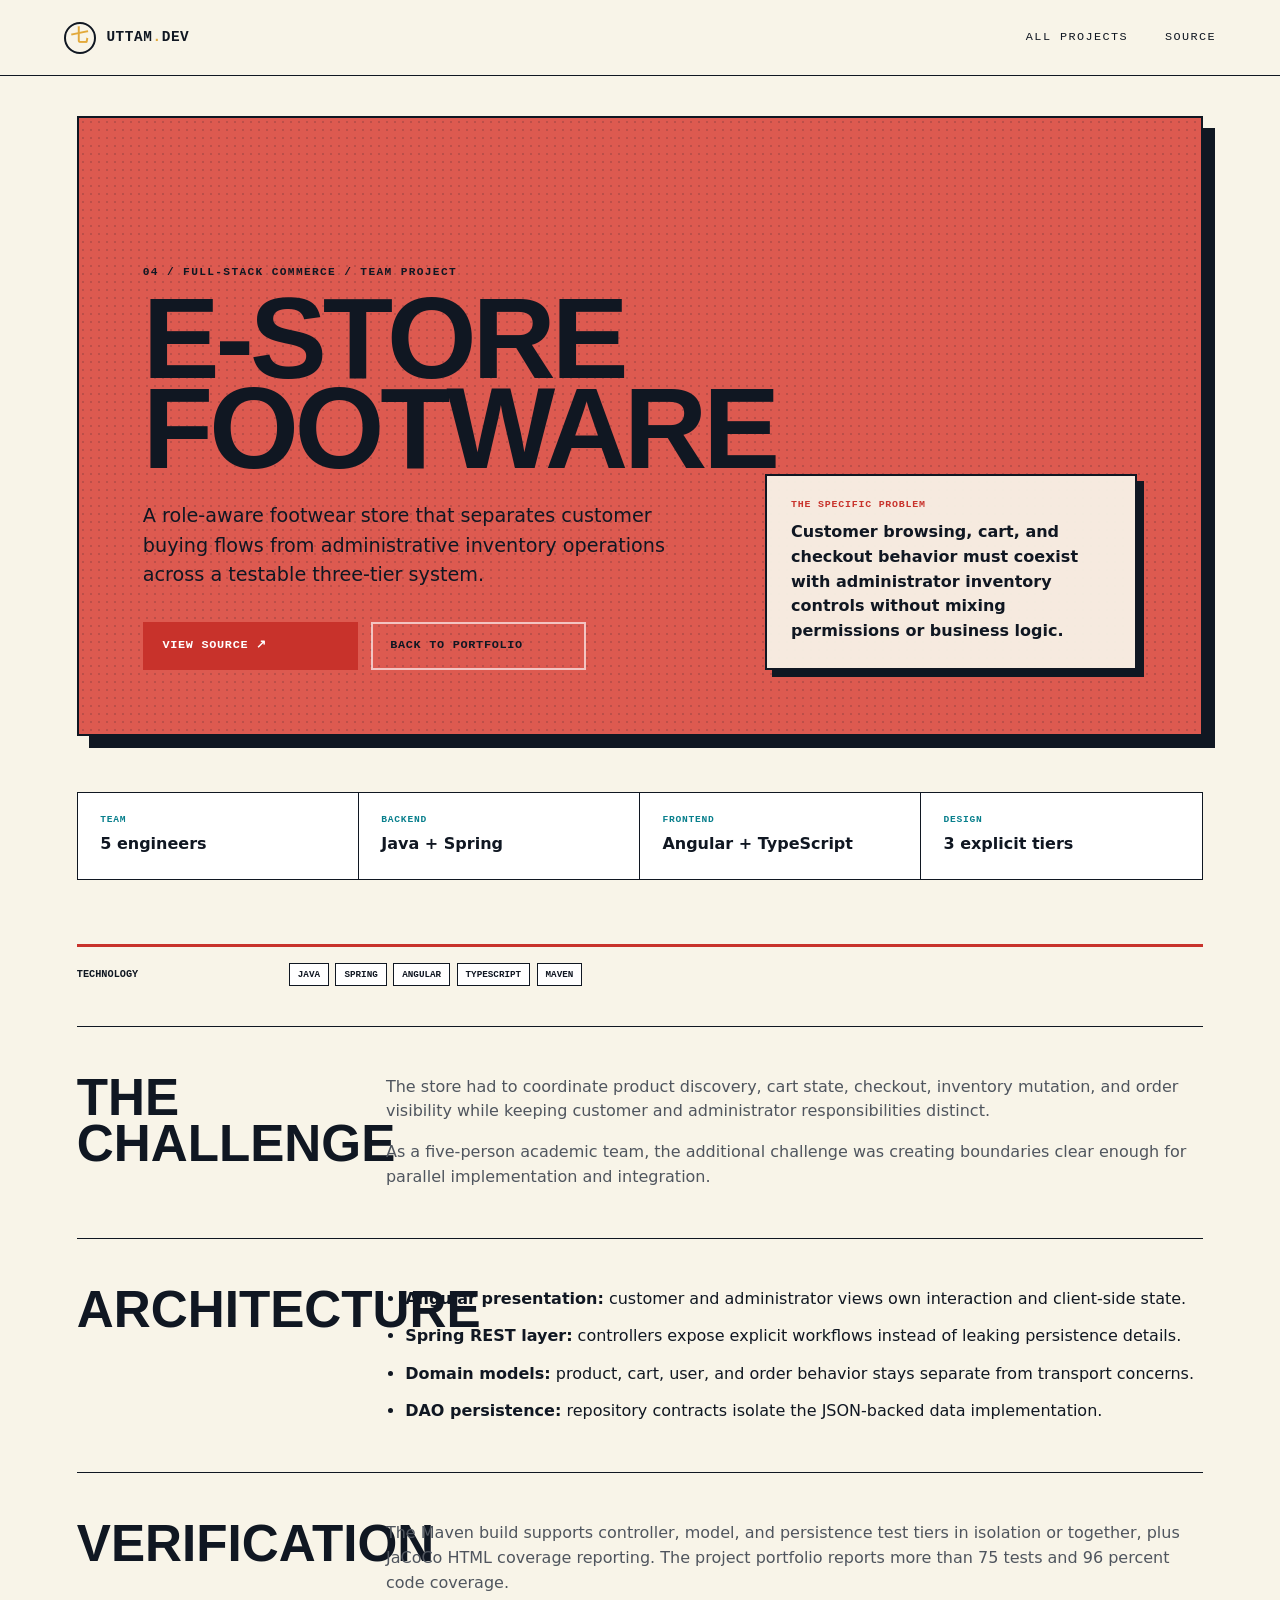
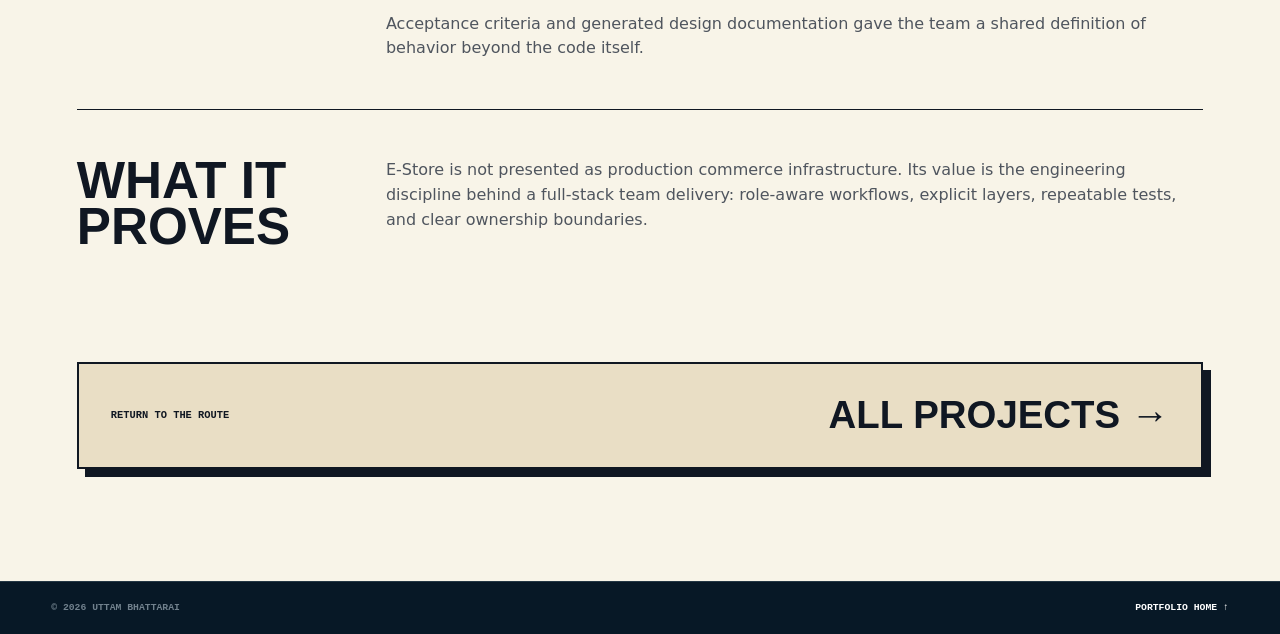
<file: projects/e-store.html>
<!doctype html>
<html lang="en">
<head>
  <meta charset="utf-8">
  <meta name="viewport" content="width=device-width, initial-scale=1">
  <meta name="description" content="E-Store Footware case study: a tested Angular and Spring commerce application with distinct customer and administrator workflows.">
  <title>E-Store Footware Case Study | Uttam Bhattarai</title>
  <link rel="stylesheet" href="../styles.css">
</head>
<body class="case-page">
  <header class="case-header"><a class="brand" href="../index.html"><span class="brand-mark" aria-hidden="true">七</span><span>UTTAM<span class="dot">.</span>DEV</span></a><nav aria-label="Case study navigation"><a href="../index.html#work">All projects</a><a href="https://github.com/Uttamb7/E-Store-Footware">Source</a></nav></header>
  <main class="case-main">
    <section class="case-hero case-store">
      <div class="case-hero-copy"><p class="case-kicker">04 / Full-stack commerce / Team project</p><h1>E-Store Footware</h1><p class="case-hero-lede">A role-aware footwear store that separates customer buying flows from administrative inventory operations across a testable three-tier system.</p><div class="case-actions"><a class="button button-primary" href="https://github.com/Uttamb7/E-Store-Footware">View source ↗</a><a class="button" href="../index.html#estore">Back to portfolio</a></div></div>
      <aside class="case-summary"><span>The specific problem</span><p>Customer browsing, cart, and checkout behavior must coexist with administrator inventory controls without mixing permissions or business logic.</p></aside>
    </section>
    <dl class="case-facts"><div><dt>Team</dt><dd>5 engineers</dd></div><div><dt>Backend</dt><dd>Java + Spring</dd></div><div><dt>Frontend</dt><dd>Angular + TypeScript</dd></div><div><dt>Design</dt><dd>3 explicit tiers</dd></div></dl>
    <div class="case-body">
      <aside class="case-rail"><span>Technology</span><ul><li>Java</li><li>Spring</li><li>Angular</li><li>TypeScript</li><li>Maven</li></ul></aside>
      <div class="case-content">
        <section><h2>The challenge</h2><div><p>The store had to coordinate product discovery, cart state, checkout, inventory mutation, and order visibility while keeping customer and administrator responsibilities distinct.</p><p>As a five-person academic team, the additional challenge was creating boundaries clear enough for parallel implementation and integration.</p></div></section>
        <section><h2>Architecture</h2><div><ul class="case-list"><li><strong>Angular presentation:</strong> customer and administrator views own interaction and client-side state.</li><li><strong>Spring REST layer:</strong> controllers expose explicit workflows instead of leaking persistence details.</li><li><strong>Domain models:</strong> product, cart, user, and order behavior stays separate from transport concerns.</li><li><strong>DAO persistence:</strong> repository contracts isolate the JSON-backed data implementation.</li></ul></div></section>
        <section><h2>Verification</h2><div><p>The Maven build supports controller, model, and persistence test tiers in isolation or together, plus JaCoCo HTML coverage reporting. The project portfolio reports more than 75 tests and 96 percent code coverage.</p><p>Acceptance criteria and generated design documentation gave the team a shared definition of behavior beyond the code itself.</p></div></section>
        <section><h2>What it proves</h2><div><p>E-Store is not presented as production commerce infrastructure. Its value is the engineering discipline behind a full-stack team delivery: role-aware workflows, explicit layers, repeatable tests, and clear ownership boundaries.</p></div></section>
      </div>
    </div>
    <div class="case-next"><span>Return to the route</span><a href="../index.html#work">All projects →</a></div>
  </main>
  <footer><span>© 2026 Uttam Bhattarai</span><a href="../index.html">Portfolio home ↑</a></footer>
</body>
</html>
</file>
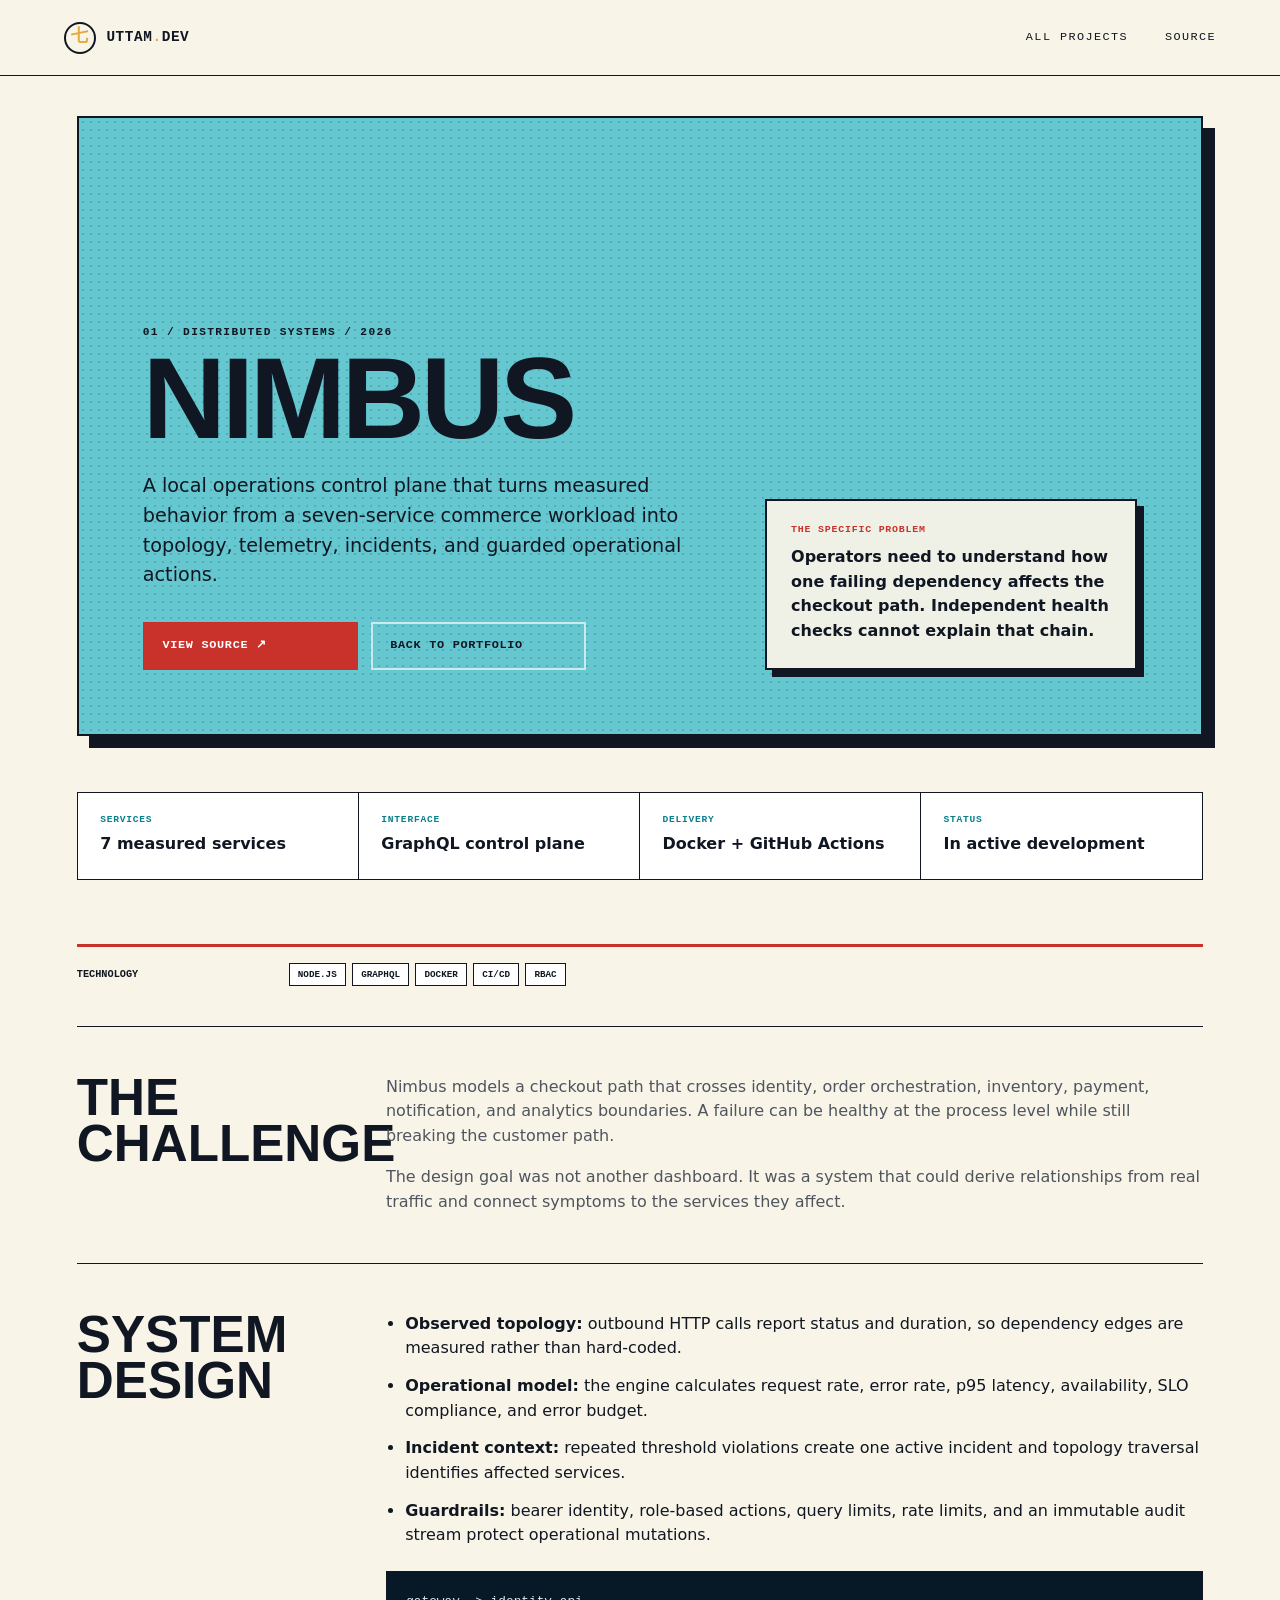
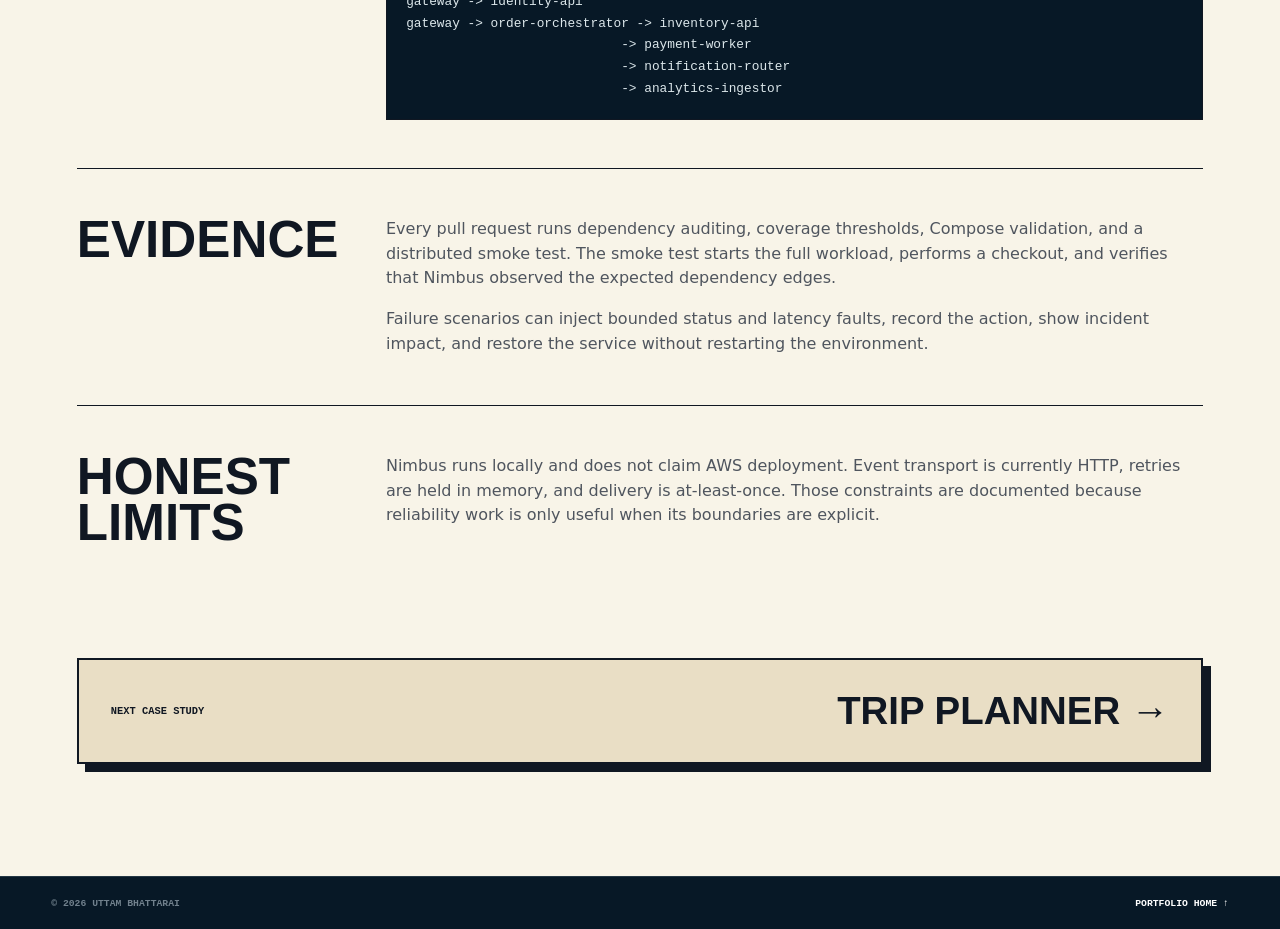
<file: projects/nimbus.html>
<!doctype html>
<html lang="en">
<head>
  <meta charset="utf-8">
  <meta name="viewport" content="width=device-width, initial-scale=1">
  <meta name="description" content="Nimbus case study: a local operations control plane for a measured seven-service commerce workload.">
  <title>Nimbus Case Study | Uttam Bhattarai</title>
  <link rel="stylesheet" href="../styles.css">
</head>
<body class="case-page">
  <header class="case-header">
    <a class="brand" href="../index.html"><span class="brand-mark" aria-hidden="true">七</span><span>UTTAM<span class="dot">.</span>DEV</span></a>
    <nav aria-label="Case study navigation"><a href="../index.html#work">All projects</a><a href="https://github.com/Uttamb7/Nimbus">Source</a></nav>
  </header>
  <main class="case-main">
    <section class="case-hero">
      <div class="case-hero-copy"><p class="case-kicker">01 / Distributed systems / 2026</p><h1>Nimbus</h1><p class="case-hero-lede">A local operations control plane that turns measured behavior from a seven-service commerce workload into topology, telemetry, incidents, and guarded operational actions.</p><div class="case-actions"><a class="button button-primary" href="https://github.com/Uttamb7/Nimbus">View source ↗</a><a class="button" href="../index.html#nimbus">Back to portfolio</a></div></div>
      <aside class="case-summary"><span>The specific problem</span><p>Operators need to understand how one failing dependency affects the checkout path. Independent health checks cannot explain that chain.</p></aside>
    </section>
    <dl class="case-facts"><div><dt>Services</dt><dd>7 measured services</dd></div><div><dt>Interface</dt><dd>GraphQL control plane</dd></div><div><dt>Delivery</dt><dd>Docker + GitHub Actions</dd></div><div><dt>Status</dt><dd>In active development</dd></div></dl>
    <div class="case-body">
      <aside class="case-rail"><span>Technology</span><ul><li>Node.js</li><li>GraphQL</li><li>Docker</li><li>CI/CD</li><li>RBAC</li></ul></aside>
      <div class="case-content">
        <section><h2>The challenge</h2><div><p>Nimbus models a checkout path that crosses identity, order orchestration, inventory, payment, notification, and analytics boundaries. A failure can be healthy at the process level while still breaking the customer path.</p><p>The design goal was not another dashboard. It was a system that could derive relationships from real traffic and connect symptoms to the services they affect.</p></div></section>
        <section><h2>System design</h2><div><ul class="case-list"><li><strong>Observed topology:</strong> outbound HTTP calls report status and duration, so dependency edges are measured rather than hard-coded.</li><li><strong>Operational model:</strong> the engine calculates request rate, error rate, p95 latency, availability, SLO compliance, and error budget.</li><li><strong>Incident context:</strong> repeated threshold violations create one active incident and topology traversal identifies affected services.</li><li><strong>Guardrails:</strong> bearer identity, role-based actions, query limits, rate limits, and an immutable audit stream protect operational mutations.</li></ul><pre class="case-code">gateway -&gt; identity-api
gateway -&gt; order-orchestrator -&gt; inventory-api
                            -&gt; payment-worker
                            -&gt; notification-router
                            -&gt; analytics-ingestor</pre></div></section>
        <section><h2>Evidence</h2><div><p>Every pull request runs dependency auditing, coverage thresholds, Compose validation, and a distributed smoke test. The smoke test starts the full workload, performs a checkout, and verifies that Nimbus observed the expected dependency edges.</p><p>Failure scenarios can inject bounded status and latency faults, record the action, show incident impact, and restore the service without restarting the environment.</p></div></section>
        <section><h2>Honest limits</h2><div><p>Nimbus runs locally and does not claim AWS deployment. Event transport is currently HTTP, retries are held in memory, and delivery is at-least-once. Those constraints are documented because reliability work is only useful when its boundaries are explicit.</p></div></section>
      </div>
    </div>
    <div class="case-next"><span>Next case study</span><a href="trip-planner.html">Trip Planner →</a></div>
  </main>
  <footer><span>© 2026 Uttam Bhattarai</span><a href="../index.html">Portfolio home ↑</a></footer>
</body>
</html>
</file>
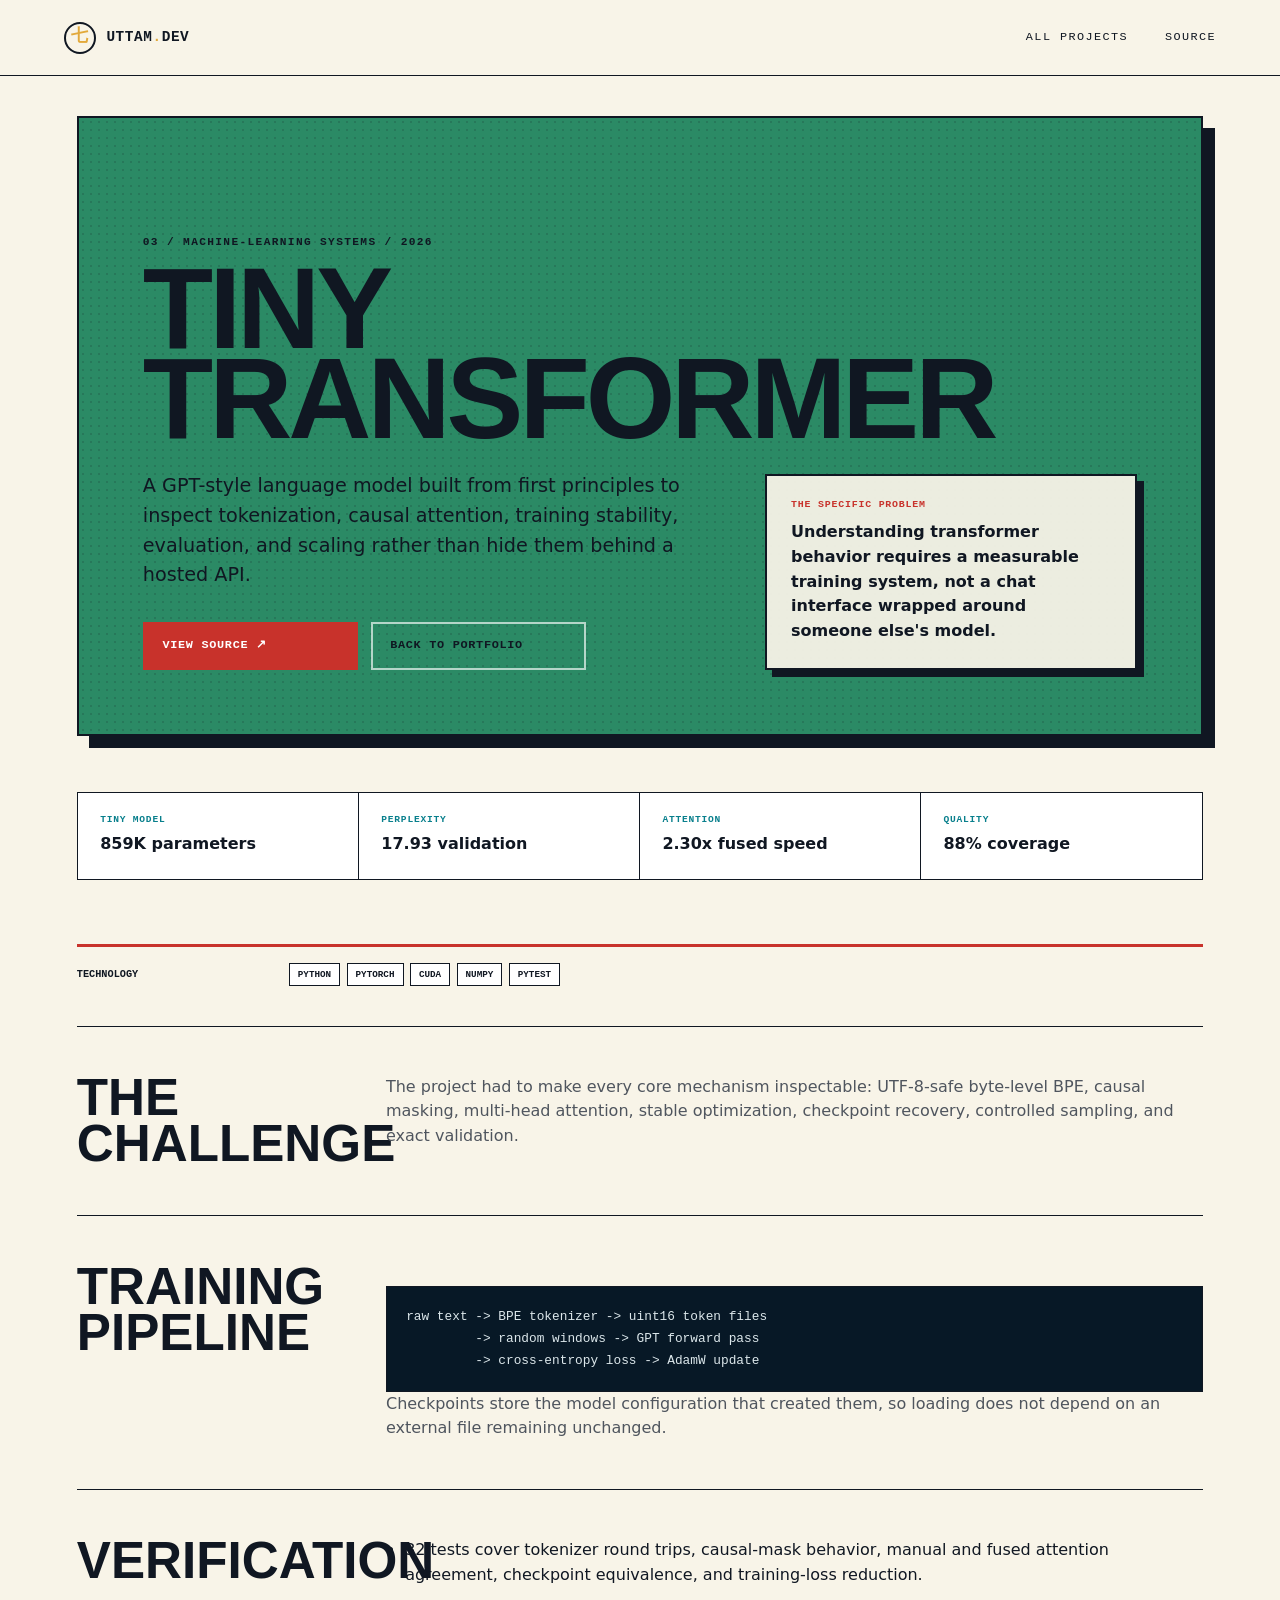
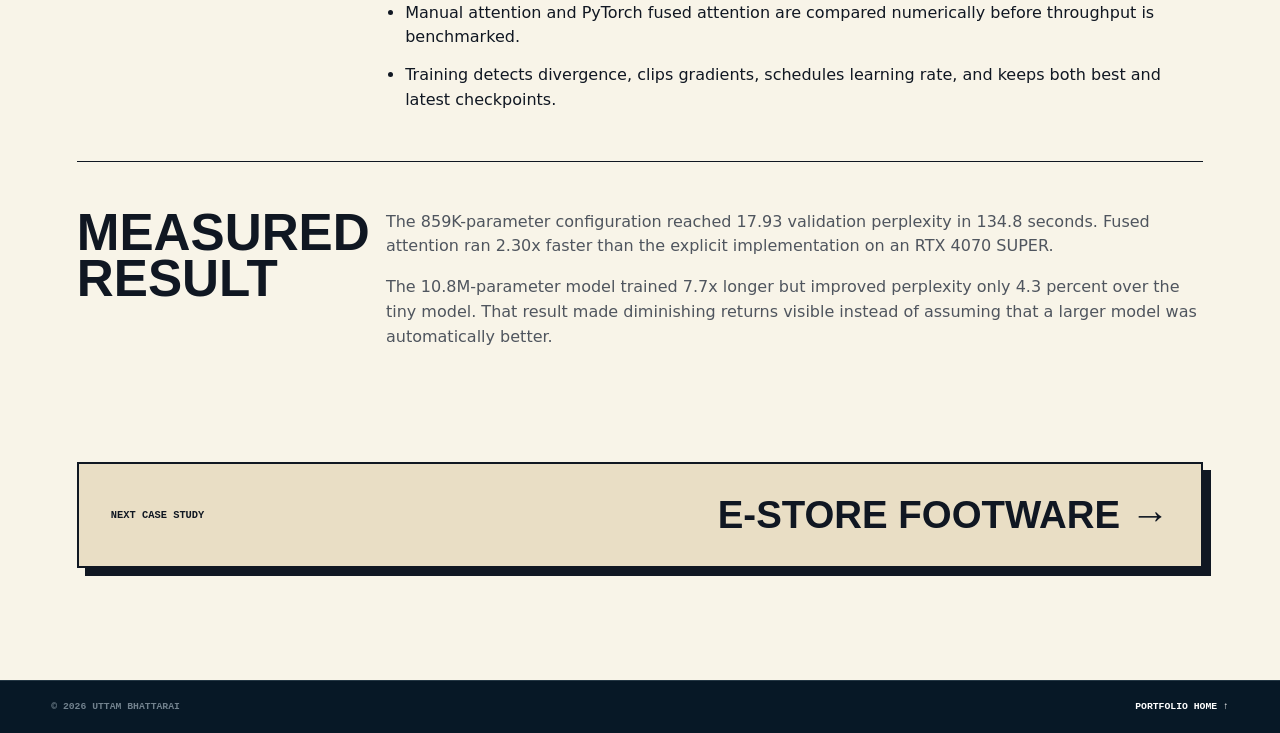
<file: projects/tiny-transformer.html>
<!doctype html>
<html lang="en">
<head>
  <meta charset="utf-8">
  <meta name="viewport" content="width=device-width, initial-scale=1">
  <meta name="description" content="Tiny Transformer LM case study: a GPT-style model, tokenizer, training loop, and evaluation system built from scratch.">
  <title>Tiny Transformer LM Case Study | Uttam Bhattarai</title>
  <link rel="stylesheet" href="../styles.css">
</head>
<body class="case-page">
  <header class="case-header"><a class="brand" href="../index.html"><span class="brand-mark" aria-hidden="true">七</span><span>UTTAM<span class="dot">.</span>DEV</span></a><nav aria-label="Case study navigation"><a href="../index.html#work">All projects</a><a href="https://github.com/Uttamb7/tiny-transformer-lm">Source</a></nav></header>
  <main class="case-main">
    <section class="case-hero case-transformer">
      <div class="case-hero-copy"><p class="case-kicker">03 / Machine-learning systems / 2026</p><h1>Tiny Transformer</h1><p class="case-hero-lede">A GPT-style language model built from first principles to inspect tokenization, causal attention, training stability, evaluation, and scaling rather than hide them behind a hosted API.</p><div class="case-actions"><a class="button button-primary" href="https://github.com/Uttamb7/tiny-transformer-lm">View source ↗</a><a class="button" href="../index.html#transformer">Back to portfolio</a></div></div>
      <aside class="case-summary"><span>The specific problem</span><p>Understanding transformer behavior requires a measurable training system, not a chat interface wrapped around someone else's model.</p></aside>
    </section>
    <dl class="case-facts"><div><dt>Tiny model</dt><dd>859K parameters</dd></div><div><dt>Perplexity</dt><dd>17.93 validation</dd></div><div><dt>Attention</dt><dd>2.30x fused speed</dd></div><div><dt>Quality</dt><dd>88% coverage</dd></div></dl>
    <div class="case-body">
      <aside class="case-rail"><span>Technology</span><ul><li>Python</li><li>PyTorch</li><li>CUDA</li><li>NumPy</li><li>pytest</li></ul></aside>
      <div class="case-content">
        <section><h2>The challenge</h2><div><p>The project had to make every core mechanism inspectable: UTF-8-safe byte-level BPE, causal masking, multi-head attention, stable optimization, checkpoint recovery, controlled sampling, and exact validation.</p></div></section>
        <section><h2>Training pipeline</h2><div><pre class="case-code">raw text -&gt; BPE tokenizer -&gt; uint16 token files
         -&gt; random windows -&gt; GPT forward pass
         -&gt; cross-entropy loss -&gt; AdamW update</pre><p>Checkpoints store the model configuration that created them, so loading does not depend on an external file remaining unchanged.</p></div></section>
        <section><h2>Verification</h2><div><ul class="case-list"><li>32 tests cover tokenizer round trips, causal-mask behavior, manual and fused attention agreement, checkpoint equivalence, and training-loss reduction.</li><li>Manual attention and PyTorch fused attention are compared numerically before throughput is benchmarked.</li><li>Training detects divergence, clips gradients, schedules learning rate, and keeps both best and latest checkpoints.</li></ul></div></section>
        <section><h2>Measured result</h2><div><p>The 859K-parameter configuration reached 17.93 validation perplexity in 134.8 seconds. Fused attention ran 2.30x faster than the explicit implementation on an RTX 4070 SUPER.</p><p>The 10.8M-parameter model trained 7.7x longer but improved perplexity only 4.3 percent over the tiny model. That result made diminishing returns visible instead of assuming that a larger model was automatically better.</p></div></section>
      </div>
    </div>
    <div class="case-next"><span>Next case study</span><a href="e-store.html">E-Store Footware →</a></div>
  </main>
  <footer><span>© 2026 Uttam Bhattarai</span><a href="../index.html">Portfolio home ↑</a></footer>
</body>
</html>
</file>
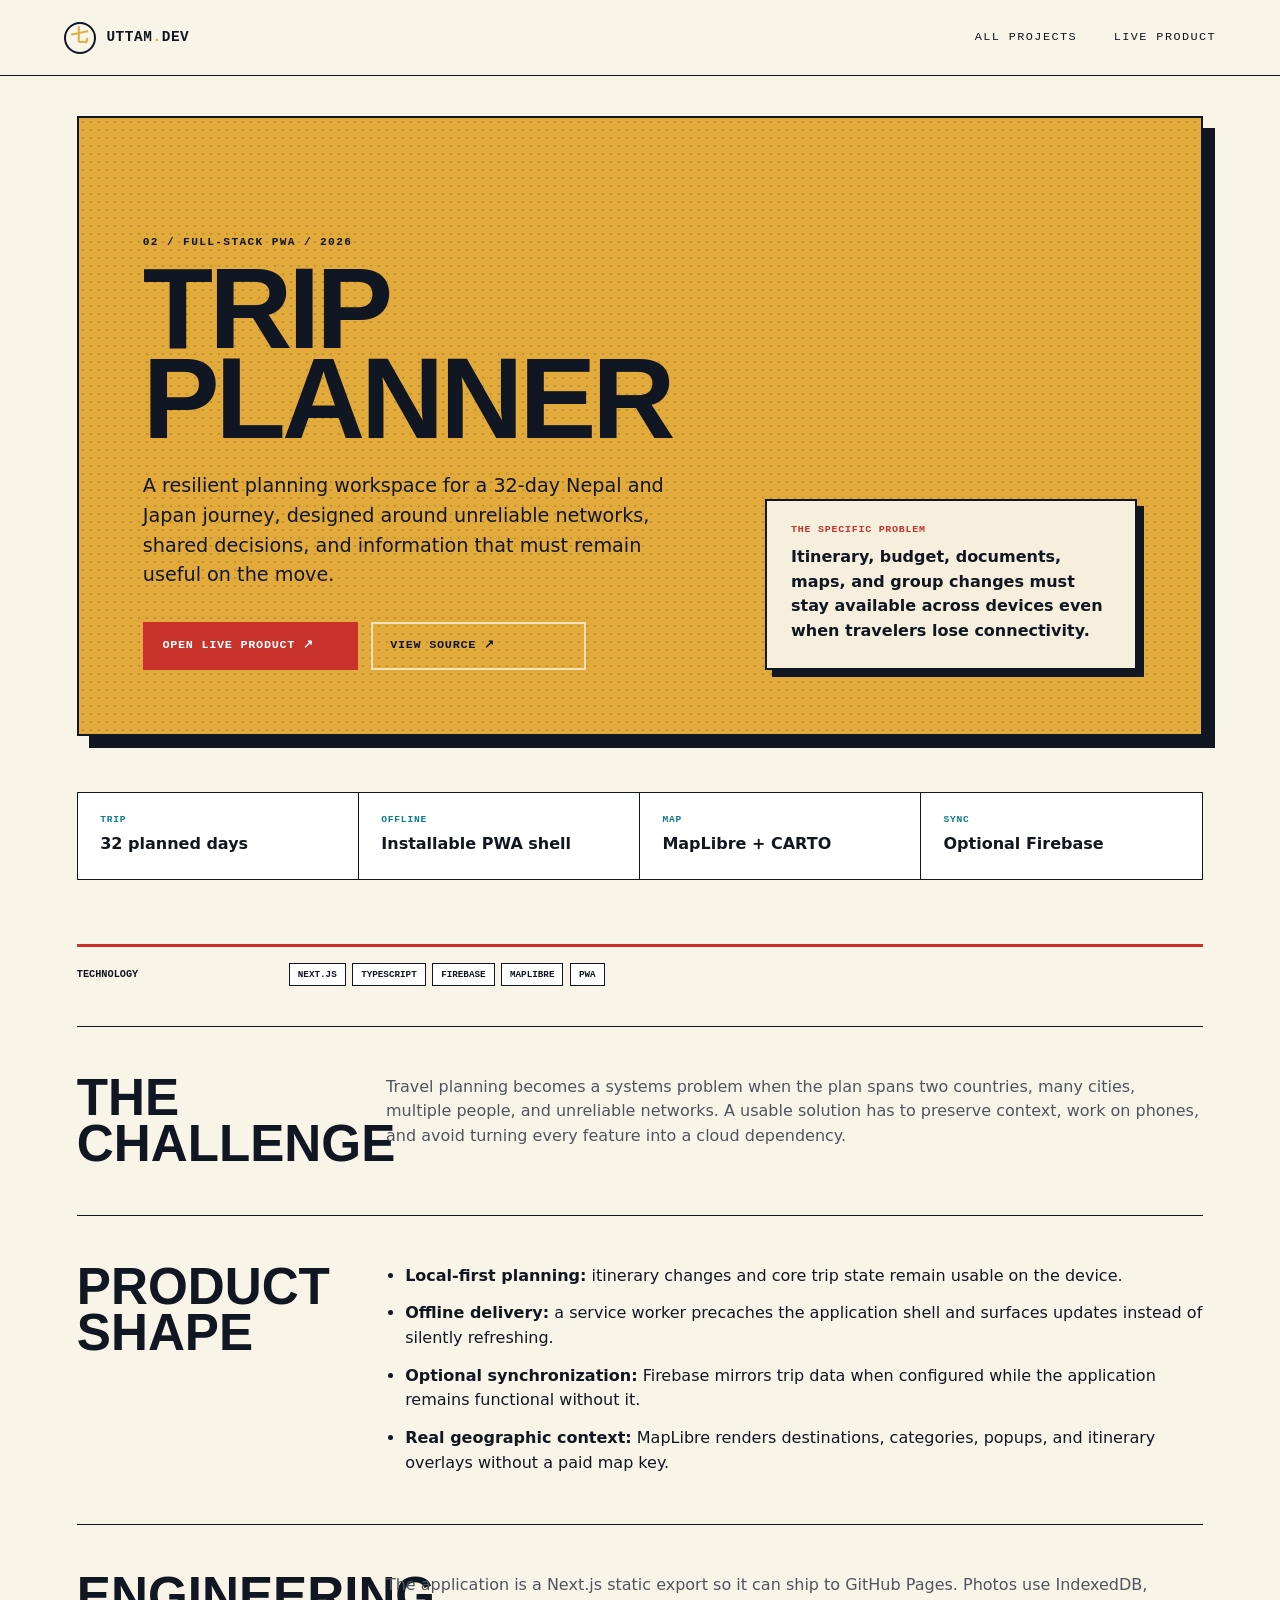
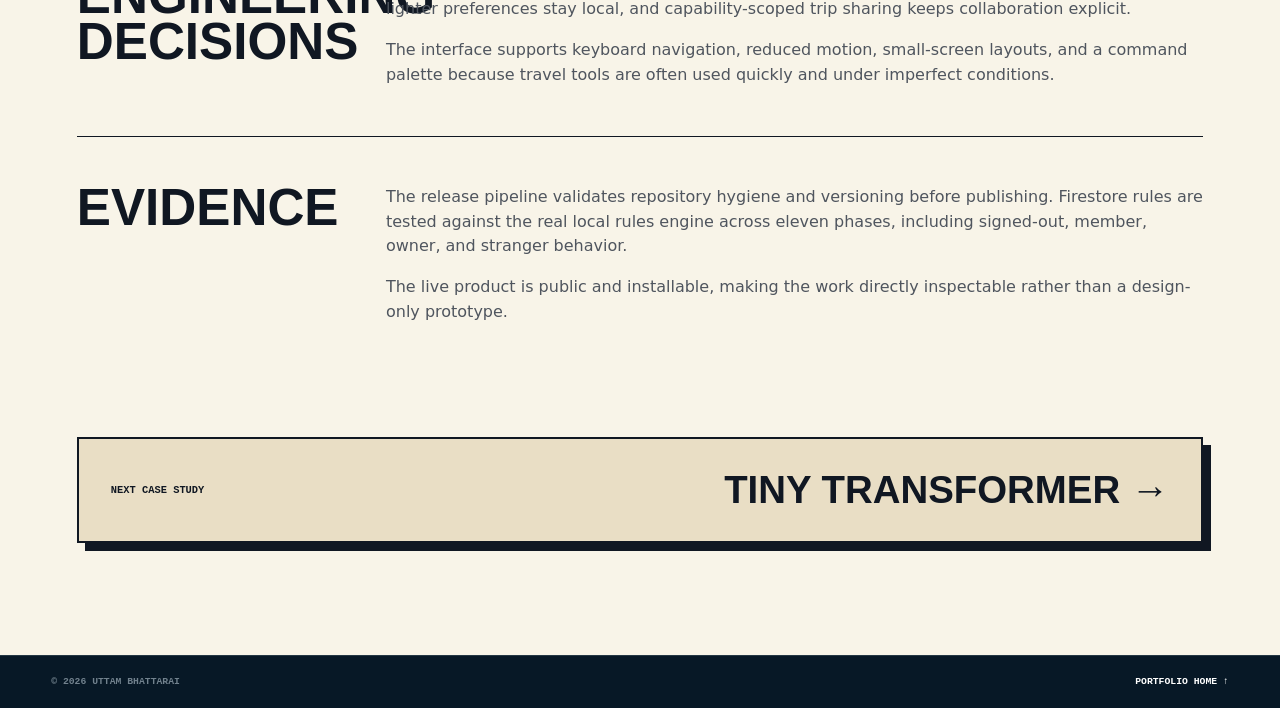
<file: projects/trip-planner.html>
<!doctype html>
<html lang="en">
<head>
  <meta charset="utf-8">
  <meta name="viewport" content="width=device-width, initial-scale=1">
  <meta name="description" content="Trip Planner case study: an offline-capable planning workspace for a real Nepal and Japan journey.">
  <title>Trip Planner Case Study | Uttam Bhattarai</title>
  <link rel="stylesheet" href="../styles.css">
</head>
<body class="case-page">
  <header class="case-header"><a class="brand" href="../index.html"><span class="brand-mark" aria-hidden="true">七</span><span>UTTAM<span class="dot">.</span>DEV</span></a><nav aria-label="Case study navigation"><a href="../index.html#work">All projects</a><a href="https://powan55.github.io/trip_planner/">Live product</a></nav></header>
  <main class="case-main">
    <section class="case-hero case-trip">
      <div class="case-hero-copy"><p class="case-kicker">02 / Full-stack PWA / 2026</p><h1>Trip Planner</h1><p class="case-hero-lede">A resilient planning workspace for a 32-day Nepal and Japan journey, designed around unreliable networks, shared decisions, and information that must remain useful on the move.</p><div class="case-actions"><a class="button button-primary" href="https://powan55.github.io/trip_planner/">Open live product ↗</a><a class="button" href="https://github.com/Uttamb7/trip_planner">View source ↗</a></div></div>
      <aside class="case-summary"><span>The specific problem</span><p>Itinerary, budget, documents, maps, and group changes must stay available across devices even when travelers lose connectivity.</p></aside>
    </section>
    <dl class="case-facts"><div><dt>Trip</dt><dd>32 planned days</dd></div><div><dt>Offline</dt><dd>Installable PWA shell</dd></div><div><dt>Map</dt><dd>MapLibre + CARTO</dd></div><div><dt>Sync</dt><dd>Optional Firebase</dd></div></dl>
    <div class="case-body">
      <aside class="case-rail"><span>Technology</span><ul><li>Next.js</li><li>TypeScript</li><li>Firebase</li><li>MapLibre</li><li>PWA</li></ul></aside>
      <div class="case-content">
        <section><h2>The challenge</h2><div><p>Travel planning becomes a systems problem when the plan spans two countries, many cities, multiple people, and unreliable networks. A usable solution has to preserve context, work on phones, and avoid turning every feature into a cloud dependency.</p></div></section>
        <section><h2>Product shape</h2><div><ul class="case-list"><li><strong>Local-first planning:</strong> itinerary changes and core trip state remain usable on the device.</li><li><strong>Offline delivery:</strong> a service worker precaches the application shell and surfaces updates instead of silently refreshing.</li><li><strong>Optional synchronization:</strong> Firebase mirrors trip data when configured while the application remains functional without it.</li><li><strong>Real geographic context:</strong> MapLibre renders destinations, categories, popups, and itinerary overlays without a paid map key.</li></ul></div></section>
        <section><h2>Engineering decisions</h2><div><p>The application is a Next.js static export so it can ship to GitHub Pages. Photos use IndexedDB, lighter preferences stay local, and capability-scoped trip sharing keeps collaboration explicit.</p><p>The interface supports keyboard navigation, reduced motion, small-screen layouts, and a command palette because travel tools are often used quickly and under imperfect conditions.</p></div></section>
        <section><h2>Evidence</h2><div><p>The release pipeline validates repository hygiene and versioning before publishing. Firestore rules are tested against the real local rules engine across eleven phases, including signed-out, member, owner, and stranger behavior.</p><p>The live product is public and installable, making the work directly inspectable rather than a design-only prototype.</p></div></section>
      </div>
    </div>
    <div class="case-next"><span>Next case study</span><a href="tiny-transformer.html">Tiny Transformer →</a></div>
  </main>
  <footer><span>© 2026 Uttam Bhattarai</span><a href="../index.html">Portfolio home ↑</a></footer>
</body>
</html>
</file>
<file: styles.css>
:root {
  --ink: #101722;
  --navy: #071826;
  --paper: #f8f4e8;
  --sand: #e9dec5;
  --red: #c8322b;
  --sea: #087f8c;
  --sky: #65c7d0;
  --gold: #e2a93b;
  --green: #2b8a65;
  --line: rgba(16, 23, 34, .2);
  --display: Impact, Haettenschweiler, "Arial Narrow Bold", sans-serif;
  --body: Inter, ui-sans-serif, system-ui, -apple-system, BlinkMacSystemFont, "Segoe UI", sans-serif;
  --mono: "SFMono-Regular", Consolas, "Liberation Mono", monospace;
}

* { box-sizing: border-box; }
html { scroll-behavior: smooth; }
html, body { overflow-x: hidden; }
body { margin: 0; color: var(--ink); background: var(--paper); font-family: var(--body); line-height: 1.55; }
a { color: inherit; }
:focus-visible { outline: 3px solid var(--gold); outline-offset: 4px; }
.skip-link { position: fixed; z-index: 100; top: -5rem; left: 1rem; padding: .8rem 1rem; background: var(--red); color: white; }
.skip-link:focus { top: 1rem; }

.site-header {
  position: absolute;
  z-index: 10;
  inset: 0 0 auto;
  height: 82px;
  display: grid;
  grid-template-columns: 1fr auto 1fr;
  align-items: center;
  max-width: 1440px;
  margin: auto;
  padding: 0 clamp(1.25rem, 4vw, 4.5rem);
  border-bottom: 1px solid rgba(255,255,255,.35);
  color: white;
}
.brand { display: inline-flex; align-items: center; gap: .65rem; width: max-content; font: 800 .9rem/1 var(--mono); text-decoration: none; letter-spacing: .04em; }
.brand-mark { display: grid; place-items: center; width: 32px; height: 32px; border: 2px solid white; border-radius: 50%; color: var(--gold); font-size: 1.05rem; }
.dot { color: var(--gold); }
nav { display: flex; gap: 2.3rem; font: .74rem/1 var(--mono); text-transform: uppercase; letter-spacing: .12em; }
nav a, .header-github { text-decoration: none; }
nav a:hover { color: var(--gold); }
.header-github { justify-self: end; padding: .55rem .8rem; border: 1px solid rgba(255,255,255,.7); font: .72rem/1 var(--mono); text-transform: uppercase; }
.header-github:hover { background: white; color: var(--navy); }

.hero {
  position: relative;
  min-height: 900px;
  display: grid;
  grid-template-columns: minmax(0, 1fr) minmax(300px, .42fr);
  align-items: center;
  overflow: hidden;
  color: white;
  background: var(--navy) url("assets/hero-voyage.webp") center / cover no-repeat;
}
.hero-shade { position: absolute; inset: 0; background: linear-gradient(90deg, rgba(4,15,26,.98) 0%, rgba(4,15,26,.9) 30%, rgba(4,15,26,.35) 58%, rgba(4,15,26,.06) 100%), linear-gradient(0deg, rgba(4,15,26,.45), transparent 38%); }
.hero-copy { position: relative; z-index: 2; max-width: 890px; padding: 9rem 2rem 5rem clamp(1.25rem, 6vw, 7rem); }
.eyebrow { display: flex; align-items: center; gap: .7rem; margin: 0 0 1.4rem; font: 800 .72rem/1 var(--mono); text-transform: uppercase; letter-spacing: .16em; }
.eyebrow span { width: 38px; height: 3px; background: var(--red); }
.hero h1, .section-heading h2, .experience-heading h2, .contact-section h2 { margin: 0; font-family: var(--display); font-weight: 900; letter-spacing: -.025em; line-height: .88; text-transform: uppercase; }
.hero h1 { max-width: 780px; font-size: clamp(4.4rem, 7vw, 7.5rem); text-shadow: 0 3px 20px rgba(0,0,0,.35); }
.hero h1 em { color: var(--gold); font-style: normal; }
.hero-lede { max-width: 650px; margin: 2rem 0 0; color: #e7e2d9; font-size: clamp(1rem, 1.35vw, 1.17rem); }
.hero-actions { display: flex; flex-wrap: wrap; gap: .85rem; margin-top: 2.1rem; }
.button { display: inline-flex; align-items: center; justify-content: space-between; min-width: 215px; padding: 1rem 1.1rem; border: 2px solid rgba(255,255,255,.65); font: 800 .74rem/1 var(--mono); text-decoration: none; text-transform: uppercase; letter-spacing: .06em; transition: transform .2s, background .2s, color .2s; }
.button:hover { transform: translateY(-3px); }
.button-primary { border-color: var(--red); background: var(--red); color: white; }
.button-primary:hover, .button-quiet:hover { border-color: white; background: white; color: var(--navy); }
.signal-list { display: flex; flex-wrap: wrap; gap: .6rem 1.4rem; margin: 3.3rem 0 0; padding: 0; color: #d0cbc1; font: .67rem/1.4 var(--mono); text-transform: uppercase; letter-spacing: .1em; list-style: none; }
.signal-list li::before { content: "◆"; margin-right: .5rem; color: var(--sky); }
.course-card { position: relative; z-index: 2; align-self: end; justify-self: end; width: min(340px, calc(100% - 2rem)); margin: 0 clamp(1rem,4vw,4rem) 4rem 0; padding: 1.35rem; border: 1px solid rgba(255,255,255,.62); background: rgba(6,22,34,.78); box-shadow: 12px 12px 0 rgba(226,169,59,.8); backdrop-filter: blur(8px); }
.course-card > p { margin: 0 0 1rem; color: var(--gold); font: 800 .62rem/1 var(--mono); text-transform: uppercase; letter-spacing: .14em; }
.course-card > strong { display: block; margin-bottom: 1.4rem; font: 900 2rem/1.02 var(--display); text-transform: uppercase; }
.course-card div { display: grid; grid-template-columns: 1fr 1fr; gap: .65rem; padding-top: 1rem; border-top: 1px solid rgba(255,255,255,.35); }
.course-card span { color: #ddd7cb; font: 700 .58rem/1.3 var(--mono); text-transform: uppercase; }
.hero-coordinate { position: absolute; z-index: 2; right: 1rem; bottom: 1rem; color: rgba(255,255,255,.6); font: 700 .55rem/1 var(--mono); letter-spacing: .08em; }

.marquee { overflow: hidden; border-block: 2px solid var(--ink); background: var(--paper); }
.marquee div { display: flex; justify-content: space-around; min-width: 1120px; padding: .8rem 1rem; font: 900 .68rem/1 var(--mono); letter-spacing: .08em; white-space: nowrap; }
.marquee b { color: var(--red); }

.about-section { display: grid; grid-template-columns: minmax(320px,.72fr) minmax(480px,1.28fr); gap: clamp(2.5rem,5vw,5rem); align-items: start; max-width: 1440px; margin: auto; padding: 6.5rem clamp(1.25rem,6vw,6rem); scroll-margin-top: 2rem; }
.about-photo { position: relative; min-height: 600px; overflow: hidden; border: 2px solid var(--ink); background: var(--navy); box-shadow: 12px 12px 0 var(--ink); }
.about-photo::after { content: ""; position: absolute; inset: 1rem; border: 1px solid rgba(255,255,255,.6); pointer-events: none; }
.about-photo img { width: 100%; height: 100%; min-height: 600px; display: block; object-fit: cover; object-position: 50% 72%; filter: saturate(.86) contrast(1.04); }
.about-photo > span { position: absolute; z-index: 2; right: 1rem; bottom: 1rem; padding: .6rem .75rem; border: 1px solid var(--ink); background: var(--gold); font: 900 .62rem/1 var(--mono); text-transform: uppercase; letter-spacing: .08em; }
.about-copy h2 { max-width: 720px; margin: 0 0 2rem; scroll-margin-top: 2rem; font: 900 clamp(2.6rem,4vw,4.4rem)/.95 var(--display); text-transform: uppercase; letter-spacing: -.02em; }
.about-story { display: grid; gap: 1rem; }
.about-story p,.about-now { margin: 0; color: #4f555e; font-size: 1rem; }
.about-copy blockquote { position: relative; margin: 2rem 0; padding: 1.25rem 1.4rem 1.25rem 2.2rem; border: 1px solid var(--ink); border-left: 5px solid var(--gold); background: var(--sand); font: 700 clamp(1.05rem,1.5vw,1.3rem)/1.45 var(--body); }
.about-copy blockquote::before { content: "“"; position: absolute; top: .3rem; left: .7rem; color: var(--red); font-size: 2rem; }

.work-section { max-width: 1440px; margin: auto; padding: 8rem clamp(1.25rem, 6vw, 6rem); }
.section-heading { display: grid; grid-template-columns: 1.45fr .55fr; align-items: end; gap: 3rem; margin-bottom: 4rem; }
.section-heading h2, .experience-heading h2 { font-size: clamp(3.5rem, 6vw, 6.6rem); }
.section-heading > p { max-width: 440px; margin: 0; padding-left: 1.5rem; border-left: 3px solid var(--red); color: #535861; font-size: 1.05rem; }

.voyage-map { position: relative; min-height: 540px; margin: 0 0 7rem; overflow: hidden; border: 2px solid var(--ink); background: #c5e2df; box-shadow: 14px 14px 0 var(--ink); isolation: isolate; }
.voyage-map::before { content: ""; position: absolute; inset: 0; z-index: -2; opacity: .52; background: radial-gradient(ellipse at 18% 75%, #e7d4a3 0 9%, transparent 9.5%), radial-gradient(ellipse at 43% 48%, #e7d4a3 0 8%, transparent 8.5%), radial-gradient(ellipse at 68% 72%, #e7d4a3 0 9%, transparent 9.5%), radial-gradient(ellipse at 88% 31%, #e7d4a3 0 11%, transparent 11.5%), repeating-radial-gradient(ellipse at center, transparent 0 26px, rgba(7,24,38,.12) 28px 29px); }
.voyage-map::after { content: ""; position: absolute; inset: 0; z-index: -1; opacity: .15; background-image: radial-gradient(var(--ink) 1px, transparent 1.3px); background-size: 8px 8px; }
.map-heading { position: absolute; z-index: 5; top: 1.2rem; left: 1.2rem; display: grid; gap: .3rem; padding: .75rem .9rem; border: 1px solid rgba(16,23,34,.35); background: rgba(248,244,232,.9); }
.map-heading span, .map-heading b { font: 800 .59rem/1.2 var(--mono); text-transform: uppercase; letter-spacing: .09em; }.map-heading b { color: var(--sea); font-size: .53rem; }
.route-line { position: absolute; z-index: 1; inset: 13% 4% 7%; width: 92%; height: 78%; overflow: visible; }
.route-line path { fill: none; stroke: var(--red); stroke-width: 4; stroke-linecap: round; stroke-dasharray: 8 12; filter: drop-shadow(0 1px 0 white); }
.island { position: absolute; z-index: 3; display: grid; justify-items: center; gap: .25rem; width: 150px; text-align: center; text-decoration: none; transition: transform .2s; }
.island:hover { transform: translateY(-8px) rotate(-1deg); }.island b { padding: .3rem .45rem; background: var(--paper); font: 900 .76rem/1 var(--mono); text-transform: uppercase; box-shadow: 3px 3px 0 var(--ink); }.island small { padding: .2rem .35rem; background: rgba(248,244,232,.92); font: 700 .53rem/1 var(--mono); text-transform: uppercase; }
.island-one { left: 4%; bottom: 10%; }.island-two { left: 33%; top: 35%; }.island-three { left: 61%; bottom: 9%; }.island-four { top: 12%; right: 3%; }
.island-art { position: relative; display: block; width: 112px; height: 82px; border: 2px solid var(--ink); border-radius: 48% 52% 35% 40%; background: var(--green); box-shadow: inset 0 -16px 0 #bca768, 5px 6px 0 rgba(16,23,34,.28); }
.tower::before { content: ""; position: absolute; left: 42px; bottom: 14px; width: 26px; height: 67px; border: 2px solid var(--ink); background: linear-gradient(90deg,var(--navy),var(--sky)); clip-path: polygon(40% 0,60% 0,100% 100%,0 100%); }.tower::after { content: ""; position: absolute; left: 23px; bottom: 33px; width: 68px; height: 4px; background: var(--red); box-shadow: 8px 14px 0 var(--gold); }
.gate::before { content: ""; position: absolute; left: 23px; bottom: 15px; width: 64px; height: 52px; border: 7px solid var(--red); border-bottom: 0; }.gate::after { content: ""; position: absolute; left: 15px; top: 17px; width: 80px; height: 7px; background: var(--red); box-shadow: 8px 13px 0 #7d2727; }
.circuit { background: #33465f; }.circuit::before { content: ""; position: absolute; inset: 17px 25px; border: 3px solid var(--sky); transform: rotate(45deg); box-shadow: 0 0 12px var(--sky); }.circuit::after { content: ""; position: absolute; left: 13px; right: 13px; top: 39px; height: 3px; background: var(--gold); box-shadow: 42px -23px 0 var(--gold), -20px 18px 0 var(--sky); }
.port::before { content: ""; position: absolute; left: 16px; right: 16px; bottom: 15px; height: 44px; background: repeating-linear-gradient(90deg,var(--red) 0 14px,var(--gold) 14px 28px); clip-path: polygon(0 22%,12% 0,25% 22%,38% 0,50% 22%,62% 0,75% 22%,88% 0,100% 22%,100% 100%,0 100%); }.port::after { content: ""; position: absolute; top: 5px; left: 52px; width: 6px; height: 35px; background: var(--ink); box-shadow: 0 -4px 0 3px var(--paper); }
.ship-marker { position: absolute; z-index: 4; width: 48px; height: 42px; pointer-events: none; transition: left .7s cubic-bezier(.22,.8,.22,1), top .7s cubic-bezier(.22,.8,.22,1), transform .7s; filter: drop-shadow(3px 4px 0 rgba(16,23,34,.28)); }
.ship-marker::before { content: ""; position: absolute; left: 7px; bottom: 2px; width: 38px; height: 14px; background: var(--red); clip-path: polygon(0 0,100% 0,78% 100%,18% 100%); }.ship-marker::after { content: ""; position: absolute; left: 23px; top: 1px; width: 3px; height: 28px; background: var(--ink); }.ship-marker span { position: absolute; z-index: 2; top: 2px; left: 25px; width: 19px; height: 20px; background: var(--paper); clip-path: polygon(0 0,100% 100%,0 100%); }
.voyage-map[data-route="0"] .ship-marker { left: 13%; top: 67%; transform: rotate(-7deg); }.voyage-map[data-route="1"] .ship-marker { left: 39%; top: 48%; transform: rotate(-4deg); }.voyage-map[data-route="2"] .ship-marker { left: 66%; top: 67%; transform: rotate(5deg); }.voyage-map[data-route="3"] .ship-marker { left: 87%; top: 29%; transform: rotate(-10deg); }
.map-compass { position: absolute; right: 2rem; bottom: 1.5rem; width: 82px; aspect-ratio: 1; border: 2px solid rgba(16,23,34,.55); border-radius: 50%; background: repeating-conic-gradient(from 0deg,rgba(248,244,232,.5) 0 42deg,rgba(16,23,34,.08) 43deg 45deg); }.map-compass::before { content: ""; position: absolute; inset: 23%; border: 2px solid var(--red); transform: rotate(45deg); }.map-compass span { position: absolute; top: -1.1rem; left: 45%; font: 900 .65rem/1 var(--mono); }
.map-legend { position: absolute; right: 1.2rem; bottom: .5rem; left: 1.2rem; display: flex; justify-content: space-between; font: 800 .5rem/1 var(--mono); text-transform: uppercase; letter-spacing: .12em; }

.project { position: relative; display: grid; grid-template-columns: minmax(360px,.95fr) minmax(440px,1.05fr); gap: clamp(2.5rem,6vw,6rem); padding: 5rem 0; border-top: 1px solid var(--ink); scroll-margin-top: 2rem; }
.project:last-child { border-bottom: 1px solid var(--ink); }.project-number { position: absolute; top: 1rem; right: 0; color: var(--red); font: 900 .72rem/1 var(--mono); }
.project-visual { position: relative; min-height: 460px; overflow: hidden; border: 2px solid var(--ink); box-shadow: 10px 10px 0 var(--ink); }
.project-visual-link { display: block; color: inherit; text-decoration: none; transition: transform .2s ease, box-shadow .2s ease; }
.project-visual-link:hover { transform: translate(-4px,-4px); box-shadow: 14px 14px 0 var(--ink); }
.project-visual-link:focus-visible { outline-offset: 8px; }
.visual-open { position: absolute; z-index: 6; top: 1rem; right: 1rem; padding: .48rem .58rem; border: 1px solid var(--ink); background: var(--ink); color: white; font: 900 .56rem/1 var(--mono); text-transform: uppercase; letter-spacing: .06em; }
.project-visual::after { content: ""; position: absolute; inset: 0; pointer-events: none; opacity: .11; background-image: radial-gradient(var(--ink) 1.2px,transparent 1.4px); background-size: 7px 7px; }.visual-label { position: absolute; z-index: 4; top: 1rem; left: 1rem; padding: .38rem .5rem; border: 1px solid var(--ink); background: var(--paper); font: 900 .6rem/1 var(--mono); letter-spacing: .1em; }.metric-strip { position: absolute; z-index: 4; right: 0; bottom: 0; left: 0; display: flex; justify-content: space-between; padding: .9rem 1rem; border-top: 2px solid var(--ink); background: var(--paper); font: 800 .6rem/1 var(--mono); text-transform: uppercase; }
.visual-nimbus { background: var(--sky); }.topology { position: absolute; inset: 9% 8% 17%; }.topology::before,.topology::after { content: ""; position: absolute; inset: 16% 11%; border: 2px solid var(--ink); border-radius: 50%; transform: rotate(18deg); }.topology::after { transform: rotate(-38deg); }.node { position: absolute; z-index: 2; display: grid; place-items: center; width: 58px; aspect-ratio: 1; border: 2px solid var(--ink); border-radius: 50%; background: var(--paper); box-shadow: 4px 4px 0 var(--ink); font: 800 .65rem/1 var(--mono); }.node-core { top: 39%; left: 43%; width: 82px; background: var(--red); color: white; font: 900 2rem/1 var(--display); }.node-a { top: 5%; left: 40%; }.node-b { top: 26%; right: 4%; }.node-c { right: 12%; bottom: 8%; }.node-d { bottom: 0; left: 34%; }.node-e { left: 2%; bottom: 16%; }.node-f { top: 19%; left: 7%; }
.visual-trip { background: var(--gold); }.visual-trip::before { content: ""; position: absolute; inset: 0; background: linear-gradient(26deg,transparent 48%,rgba(16,23,34,.14) 49% 51%,transparent 52%),linear-gradient(148deg,transparent 48%,rgba(16,23,34,.1) 49% 51%,transparent 52%); background-size: 100px 80px; }.route-map { position: absolute; inset: 15% 10% 18%; }.route { position: absolute; top: 42%; left: 20%; width: 62%; height: 24%; border-top: 4px dashed var(--red); border-radius: 50%; transform: rotate(-8deg); }.place { position: absolute; z-index: 2; display: grid; place-items: center; width: 100px; aspect-ratio: 1; border: 3px solid var(--ink); border-radius: 50%; background: var(--paper); box-shadow: 7px 7px 0 var(--ink); font: 900 2rem/1 var(--display); }.place small { font: 700 .58rem/1 var(--mono); text-transform: uppercase; }.nepal { left: 2%; bottom: 12%; }.japan { top: 4%; right: 2%; background: var(--red); color: white; }.map-dot { position: absolute; width: 14px; aspect-ratio: 1; border: 2px solid var(--ink); border-radius: 50%; background: var(--green); }.dot-a { top: 61%; left: 35%; }.dot-b { top: 47%; left: 52%; }.dot-c { top: 35%; left: 68%; }
.visual-transformer { background: var(--green); }.attention-chart { position: absolute; inset: 15% 9% 18%; border-left: 2px solid var(--ink); border-bottom: 2px solid var(--ink); }.attention-chart > span { position: absolute; z-index: 2; left: var(--x); top: var(--y); width: var(--s); aspect-ratio: 1; transform: translate(-50%,-50%); border: 2px solid var(--ink); border-radius: 50%; background: var(--gold); box-shadow: 4px 4px 0 var(--ink); }.chart-line { position: absolute; left: 8%; bottom: 28%; width: 72%; height: 3px; background: var(--ink); transform: rotate(-29deg); transform-origin: left; }.attention-chart strong { position: absolute; right: 3%; bottom: 6%; color: white; font: 900 5.5rem/.8 var(--display); -webkit-text-stroke: 2px var(--ink); }.attention-chart small { position: absolute; right: 4%; bottom: -3%; font: 800 .65rem/1 var(--mono); text-transform: uppercase; }
.visual-store { background: var(--red); }.store-stack { position: absolute; inset: 16% 10% 20%; display: grid; gap: .8rem; transform: perspective(700px) rotateX(5deg) rotateY(-8deg); }.store-stack div { display: flex; flex-direction: column; justify-content: center; padding: 1rem 1.4rem; border: 2px solid var(--ink); background: var(--paper); box-shadow: 8px 8px 0 var(--ink); }.store-stack span { font: 900 1.45rem/1 var(--display); }.store-stack b { margin-top: .4rem; color: #5f5a52; font: 700 .65rem/1.3 var(--mono); }
.project-copy { align-self: center; }.project-topline { display: flex; justify-content: space-between; padding-bottom: .65rem; border-bottom: 1px solid var(--line); font: 700 .65rem/1 var(--mono); text-transform: uppercase; letter-spacing: .1em; }.project h3 { margin: 1.2rem 0 .9rem; font: 900 clamp(3.5rem,5.4vw,5.8rem)/.88 var(--display); text-transform: uppercase; }.project-thesis { max-width: 650px; margin: 0 0 2rem; color: #454b54; font-size: 1.08rem; }.case-grid { display: grid; gap: 1rem; margin: 0; }.case-grid div { display: grid; grid-template-columns: 92px 1fr; gap: 1rem; }.case-grid dt { padding-top: .18rem; color: var(--red); font: 900 .67rem/1.4 var(--mono); text-transform: uppercase; }.case-grid dd { margin: 0; font-size: .91rem; }.tech-list { display: flex; flex-wrap: wrap; gap: .4rem; margin: 1.8rem 0; padding: 0; list-style: none; }.tech-list li { padding: .34rem .58rem; border: 1px solid var(--ink); background: white; font: 800 .61rem/1 var(--mono); text-transform: uppercase; }.project-actions { display: flex; flex-wrap: wrap; gap: 1.8rem; }.project-link { display: inline-flex; align-items: center; gap: .8rem; padding-bottom: .3rem; border-bottom: 2px solid var(--red); font: 900 .74rem/1 var(--mono); text-decoration: none; text-transform: uppercase; }.project-link span { transition: transform .2s; }.project-link:hover span { transform: translate(3px,-3px); }.project-link.secondary { border-color: var(--sea); }

.experience-section { padding: 8rem clamp(1.25rem,6vw,6rem); background: #f1f2f3; }
.experience-heading { display: grid; grid-template-columns: 1.2fr .8fr; gap: 2rem 5rem; align-items: end; max-width: 1320px; margin: 0 auto 4rem; }.experience-heading .eyebrow { grid-column: 1/-1; }.experience-heading > p { max-width: 560px; margin: 0; color: #565d66; }
.stats-grid { display: grid; grid-template-columns: repeat(4,1fr); max-width: 1320px; margin: 0 auto 4.5rem; border: 1px solid var(--ink); background: white; box-shadow: 9px 9px 0 var(--sea); }.stats-grid div { display: grid; gap: .35rem; padding: 1.5rem; border-right: 1px solid var(--ink); }.stats-grid div:last-child { border: 0; }.stats-grid strong { font: 900 clamp(2.8rem,5vw,5rem)/.9 var(--display); }.stats-grid span { color: #5e6268; font: 800 .62rem/1.3 var(--mono); text-transform: uppercase; }
.experience-list { max-width: 1320px; margin: auto; border-top: 1px solid var(--line); }.experience-list article { display: grid; grid-template-columns: .8fr 1.25fr auto; gap: 2rem; align-items: start; padding: 1.6rem 0; border-bottom: 1px solid var(--line); }.experience-list article div { display: grid; gap: .4rem; }.experience-list span,.experience-list small { color: var(--sea); font: 800 .62rem/1.4 var(--mono); text-transform: uppercase; }.experience-list b { font-size: 1rem; }.experience-list p { margin: 0; color: #555c65; font-size: .9rem; }.experience-list small { text-align: right; }

.contact-section { padding: 8rem clamp(1.25rem,8vw,9rem) 4rem; color: white; background: var(--navy); }.contact-section h2 { max-width: 1100px; font-size: clamp(4rem,8.5vw,9rem); }.contact-section > p:not(.eyebrow) { max-width: 700px; color: #b8c0c7; font-size: 1.05rem; }.contact-grid { display: grid; grid-template-columns: repeat(2,1fr); margin-top: 4rem; border-top: 1px solid white; }.contact-grid a { display: grid; grid-template-columns: 100px 1fr auto; gap: 1rem; align-items: center; padding: 1.4rem 0; border-bottom: 1px solid rgba(255,255,255,.55); text-decoration: none; transition: padding .2s,color .2s; }.contact-grid a:nth-child(odd) { margin-right: 2rem; }.contact-grid a:nth-child(even) { margin-left: 2rem; }.contact-grid a:hover { padding-left: .6rem; color: var(--gold); }.contact-grid small { font: 900 .63rem/1 var(--mono); text-transform: uppercase; }.contact-grid span { font-weight: 800; overflow-wrap: anywhere; }.contact-grid b { font-size: 1.2rem; }.contact-meta { display: flex; justify-content: space-between; gap: 1rem; margin-top: 2rem; color: #8896a0; font: 800 .66rem/1.4 var(--mono); text-transform: uppercase; }
footer { display: flex; justify-content: space-between; gap: 1rem; padding: 1.2rem clamp(1.25rem,4vw,4.5rem); border-top: 1px solid #243744; color: #71818d; background: var(--navy); font: 700 .61rem/1.4 var(--mono); text-transform: uppercase; }footer a { color: white; text-decoration: none; }
.reveal { opacity: 0; transform: translateY(30px); transition: opacity .6s ease,transform .6s ease; }.reveal.visible { opacity: 1; transform: none; }

/* Standalone project case studies */
.case-page { background: var(--paper); }
.case-header { display: flex; justify-content: space-between; align-items: center; min-height: 76px; padding: 0 clamp(1.25rem,5vw,5rem); border-bottom: 1px solid var(--ink); background: var(--paper); }
.case-header .brand { color: var(--ink); }
.case-header .brand-mark { border-color: var(--ink); }
.case-header nav a { color: var(--ink); }
.case-main { max-width: 1440px; margin: auto; padding: 0 clamp(1.25rem,6vw,6rem) 7rem; }
.case-hero { --case-color: var(--sky); position: relative; min-height: 620px; display: grid; grid-template-columns: 1.2fr .8fr; gap: 4rem; align-items: end; margin-top: 2.5rem; padding: clamp(2rem,5vw,5rem); overflow: hidden; border: 2px solid var(--ink); background: var(--case-color); box-shadow: 12px 12px 0 var(--ink); }
.case-hero::before { content: ""; position: absolute; inset: 0; opacity: .16; background-image: radial-gradient(var(--ink) 1.2px,transparent 1.4px); background-size: 8px 8px; }
.case-trip { --case-color: var(--gold); }.case-transformer { --case-color: var(--green); }.case-store { --case-color: #dd5a50; }
.case-hero-copy,.case-summary { position: relative; z-index: 1; }
.case-kicker { margin: 0 0 1rem; font: 900 .7rem/1 var(--mono); text-transform: uppercase; letter-spacing: .12em; }
.case-hero h1 { max-width: 900px; margin: 0; font: 900 clamp(4.7rem,9vw,10rem)/.78 var(--display); text-transform: uppercase; letter-spacing: -.035em; }
.case-hero-lede { max-width: 760px; margin: 1.7rem 0 0; font-size: clamp(1.05rem,1.5vw,1.25rem); }
.case-actions { display: flex; flex-wrap: wrap; gap: .8rem; margin-top: 2rem; }
.case-summary { align-self: end; padding: 1.5rem; border: 2px solid var(--ink); background: rgba(248,244,232,.94); box-shadow: 7px 7px 0 var(--ink); }
.case-summary span { display: block; margin-bottom: .65rem; color: var(--red); font: 900 .62rem/1 var(--mono); text-transform: uppercase; letter-spacing: .08em; }
.case-summary p { margin: 0; font-weight: 700; }
.case-facts { display: grid; grid-template-columns: repeat(4,1fr); margin: 3.5rem 0 0; border: 1px solid var(--ink); background: white; }
.case-facts div { padding: 1.4rem; border-right: 1px solid var(--ink); }.case-facts div:last-child { border: 0; }
.case-facts dt { color: var(--sea); font: 900 .6rem/1 var(--mono); text-transform: uppercase; letter-spacing: .08em; }.case-facts dd { margin: .45rem 0 0; font-weight: 800; }
.case-body { display: grid; grid-template-columns: minmax(0,1fr); gap: 2.5rem; margin-top: 4rem; }
.case-body,.case-rail,.case-content,.case-hero-copy,.case-summary { min-width: 0; }
.case-rail { display: grid; grid-template-columns: 180px minmax(0,1fr); gap: 2rem; align-items: center; padding-top: 1rem; border-top: 3px solid var(--red); }
.case-rail span { display: block; font: 900 .64rem/1 var(--mono); text-transform: uppercase; }.case-rail ul { display: flex; flex-wrap: wrap; gap: .4rem; margin: 0; padding: 0; list-style: none; }.case-rail li { padding: .34rem .5rem; border: 1px solid var(--ink); background: white; font: 800 .58rem/1 var(--mono); text-transform: uppercase; }
.case-content section { display: grid; grid-template-columns: minmax(200px,.3fr) minmax(0,1fr); gap: clamp(2rem,5vw,5rem); padding: 3rem 0; border-top: 1px solid var(--ink); }
.case-content section > * { min-width: 0; }
.case-content h2 { margin: 0; font: 900 clamp(2.2rem,4vw,4rem)/.9 var(--display); text-transform: uppercase; }.case-content h3 { margin: 1.6rem 0 .45rem; font-size: 1rem; }.case-content p { margin: 0; color: #4f555e; }.case-content p + p { margin-top: 1rem; }
.case-list { display: grid; gap: .8rem; margin: 0; padding-left: 1.2rem; }.case-list strong { color: var(--ink); }
.case-code { margin: 1.4rem 0 0; padding: 1.2rem; overflow-x: auto; border: 1px solid var(--ink); background: var(--navy); color: #dce7eb; font: .8rem/1.7 var(--mono); }
.case-next { display: flex; justify-content: space-between; gap: 2rem; align-items: center; margin-top: 4rem; padding: 2rem; border: 2px solid var(--ink); background: var(--sand); box-shadow: 8px 8px 0 var(--ink); }.case-next span { font: 900 .65rem/1 var(--mono); text-transform: uppercase; }.case-next a { font: 900 clamp(1.7rem,3vw,3rem)/1 var(--display); text-decoration: none; text-transform: uppercase; }

@media (max-width: 980px) {
  .site-header { grid-template-columns: 1fr auto; }.site-header nav { display: none; }
  .hero { grid-template-columns: 1fr; }.hero-shade { background: linear-gradient(90deg,rgba(4,15,26,.97),rgba(4,15,26,.55)),linear-gradient(0deg,rgba(4,15,26,.7),transparent); }.course-card { align-self: auto; justify-self: start; margin: 0 0 4rem clamp(1.25rem,6vw,7rem); }
  .about-section,.section-heading,.project,.experience-heading { grid-template-columns: 1fr; }.about-copy { order: 1; }.about-photo { order: 2; min-height: 560px; }.experience-heading .eyebrow { grid-column: auto; }.section-heading > p { max-width: 650px; }.project-visual { min-height: 430px; }
  .voyage-map { min-height: 720px; }.island-one { left: 5%; bottom: 8%; }.island-two { left: 22%; top: 38%; }.island-three { left: 50%; bottom: 17%; }.island-four { top: 17%; right: 5%; }.route-line { transform: rotate(8deg); }
  .stats-grid { grid-template-columns: repeat(2,1fr); }.stats-grid div:nth-child(2) { border-right: 0; }.stats-grid div:nth-child(-n+2) { border-bottom: 1px solid var(--ink); }.experience-list article { grid-template-columns: .8fr 1.2fr; }.experience-list small { grid-column: 2; text-align: left; }.contact-grid { grid-template-columns: 1fr; }.contact-grid a:nth-child(n) { margin: 0; }
  .case-hero { grid-template-columns: 1fr; min-height: 720px; align-items: end; }.case-facts { grid-template-columns: repeat(2,1fr); }.case-facts div:nth-child(2) { border-right: 0; }.case-facts div:nth-child(-n+2) { border-bottom: 1px solid var(--ink); }.case-rail { grid-template-columns: 1fr; gap: 1rem; }.case-content section { grid-template-columns: 1fr; gap: 1rem; }
}

@media (max-width: 640px) {
  .site-header { height: 68px; }.header-github { font-size: .64rem; }.brand { font-size: .78rem; }
  .hero { min-height: 1040px; background-position: 66% center; }.hero-shade { background: linear-gradient(90deg,rgba(4,15,26,.96),rgba(4,15,26,.68)),linear-gradient(0deg,rgba(4,15,26,.82),transparent); }.hero-copy { padding: 7.8rem 1.4rem 3rem; }.hero h1 { font-size: clamp(3.5rem,17vw,5.2rem); }.hero-lede { font-size: .98rem; }.signal-list { margin-top: 2.6rem; }.course-card { width: calc(100% - 2.8rem); margin: 0 1.4rem 4rem; }
  .about-section { padding-block: 4.5rem; }.about-photo,.about-photo img { min-height: 480px; }.about-copy h2 { font-size: clamp(2.5rem,11vw,3.4rem); }.work-section { padding-block: 5.5rem; }.section-heading { margin-bottom: 3rem; }.section-heading h2,.experience-heading h2 { font-size: clamp(3rem,15vw,4.7rem); }
  .voyage-map { width: calc(100% - 8px); min-height: 820px; margin-bottom: 5rem; box-shadow: 7px 7px 0 var(--ink); }.map-heading { right: 1rem; }.route-line { display: none; }.island { width: 132px; }.island-one { left: 3%; bottom: 8%; }.island-two { left: auto; top: 30%; right: 3%; }.island-three { left: 4%; bottom: 40%; }.island-four { top: 14%; right: 4%; }.ship-marker { display: none; }.map-compass { width: 64px; right: 1rem; bottom: 1.8rem; }
  .project { grid-template-columns: minmax(0,1fr); padding: 4rem 0; }.project-visual { min-height: 340px; box-shadow: 7px 7px 0 var(--ink); }.project h3 { font-size: clamp(3.2rem,16vw,4.6rem); }.metric-strip { gap: .4rem; font-size: .5rem; }.case-grid div { grid-template-columns: 1fr; gap: .2rem; }.node { width: 43px; }.node-core { width: 65px; }.attention-chart strong { font-size: 4rem; }
  .experience-section,.contact-section { padding-block: 5.5rem; }.stats-grid { grid-template-columns: 1fr 1fr; }.stats-grid div { padding: 1rem; }.stats-grid strong { font-size: 2.8rem; }.experience-list article { grid-template-columns: 1fr; gap: .8rem; }.experience-list small { grid-column: auto; }
  .contact-section h2 { font-size: clamp(3.6rem,16vw,5.7rem); }.contact-grid a { grid-template-columns: 74px 1fr auto; gap: .7rem; }.contact-grid span { font-size: .78rem; }.contact-meta,footer { flex-direction: column; }footer span:nth-child(2) { display: none; }
  .case-header nav { display: none; }.case-main { padding-inline: 1rem; }.case-hero { min-height: 650px; margin-top: 1rem; padding: 1.5rem; box-shadow: 7px 7px 0 var(--ink); }.case-hero h1 { font-size: clamp(3.2rem,15vw,5rem); overflow-wrap: anywhere; }.case-facts { grid-template-columns: 1fr; }.case-facts div:nth-child(n) { border-right: 0; border-bottom: 1px solid var(--ink); }.case-facts div:last-child { border-bottom: 0; }.case-next { align-items: flex-start; flex-direction: column; }
}

@media (prefers-reduced-motion: reduce) {
  html { scroll-behavior: auto; }
  *,*::before,*::after { transition-duration: .01ms !important; animation-duration: .01ms !important; animation-iteration-count: 1 !important; }
  .reveal { opacity: 1; transform: none; }
}
</file>
<file: style.css>
/* General */

@import url('https://fonts.googleapis.com/css2?family=Poppins:wght@300;400;500;600&display=swap');

* {
    margin: 0;
    padding: 0;
}

body {
    font-family: "Poppins", sans-serif;
    background-color: #FFFDD0;
}

html {
    scroll-behavior: smooth;
}

p {
    color: rgb(85, 85, 85);
}

/* Transition */
a,
.btn {
    transition: all 300ms ease;
}

/* Desktop Nav */

nav,
.nav-links {
    display: flex;
}

nav {
    justify-content: space-around;
    align-items: center;
    height: 17vh;
}

.nav-links {
    gap: 2rem;
    list-style: none;
    font-size: 1.5rem;
}

a {
    color: black;
    text-decoration: none;
    text-decoration-color: white;
}

a:hover {
    color: grey;
    text-decoration: underline;
    text-underline-offset: 1rem;
    text-decoration-color: rgb(181, 181, 181);
}

.logo {
    font-size: 2rem;
}

.logo:hover {
    cursor: default;
}

/* Hamburger Menu */

#hamburger-nav {
    display: none;
}

.hamburger-menu {
    position: relative;
    display: inline-block;
}

.hamburger-icon {
    display: flex;
    flex-direction: column;
    justify-content: space-between;
    height: 24px;
    width: 30px;
    cursor: pointer;
}

.hamburger-icon span {
    width: 100%;
    height: 2px;
    background-color: black;
    transition: all 0.3s ease-in-out;
}

.menu-links {
    position: absolute;
    top: 100%;
    right: 0;
    background-color: white;
    width: fit-content;
    max-height: 0;
    overflow: hidden;
    transition: all 0.3s ease-in-out;
}

.menu-links a {
    display: block;
    padding: 10px;
    text-align: center;
    font-size: 1.5rem;
    color: black;
    text-decoration: none;
    transition: all 0.3s ease-in-out;
}

.menu-links li {
    list-style: none;
}

.menu-links.open {
    max-height: 300px;
}

.hamburger-icon.open span:first-child {
    transform: rotate(45deg) translate(10px, 5px);
}

.hamburger-icon.open span:nth-child(2) {
    opacity: 0;
}

.hamburger-icon.open span:last-child {
    transform: rotate(-45deg) translate(10px, -5px);
}

.hamburger-icon span:first-child {
    transform: none;
}

.hamburger-icon span:first-child {
    opacity: 1;
}

.hamburger-icon span:first-child {
    transform: none;
}


/* Sections */

section {
    padding-top: 4vh;
    height: 96vh;
    margin: 0 10rem;
    box-sizing: border-box;
    min-height: fit-content;
}

.section-container {
    display: flex;
}


/* Profile Section */

#profile {
    display: flex;
    justify-content: center;
    gap: 5rem;
    height: 80vh;
}

.section__pic-container {
    display: flex;
    height: 400px;
    width: 400px;
    margin: auto 0;
}

.section__text {
    align-self: center;
    text-align: center;
}

.section__text p {
    font-weight: 600;
}

.section__text__p1 {
    text-align: center;
}

.section__text__p2 {
    font-size: 1.75rem;
    margin-bottom: 1rem;
}

.title {
    font-size: 3rem;
    text-align: center;
}

#socials-container {
    display: flex;
    justify-content: center;
    margin-top: 1rem;
    gap: 1rem;
}


/* Icon */

.icon{
    cursor: pointer;
    height: 2rem;
}


/* Buttons */

.btn-container {
    display: flex;
    justify-content: center;
    gap: 1rem;
}

.btn {
    font-weight: 600;
    transition: all 300ms ease;
    padding: 1rem;
    width: 8rem;
    border-radius: 2rem;
}

.btn-color-1, .btn-color-2 {
    border: rgb(53,53,53) 0.1rem solid;
}

.btn-color-1:hover, .btn-color-2:hover {
    cursor: pointer;
}

.btn-color-1, .btn-color-2:hover {
    background: rgb(53,53,53);
    color: white;
}

.btn-color-1:hover {
    background: rgb(0,0,0);
}

.btn-color-2 {
    background: none;
}

.btn-color-2:hover {
    border: rgb(225,225,225) 0.1rem solid;
}

.btn-container {
    gap: 1rem;
}


/* About Section */
#about {
    position: relative;
}

.about-containers {
    gap: 2rem;
    margin-bottom: 2rem;
    margin-top: 2rem;
}

.about-details-container {
    justify-content: center;
    flex-direction: column;
}

.about-containers,
.about-details-container {
    display: flex;
}

.about-pic {
    border-radius: 2rem;
}

.arrow {
    position: absolute;
    right: -5rem;
    bottom: 2.5rem;
}

.details-container {
    padding: 1.5rem;
    flex: 1;
    background: white;
    border-radius: 2rem;
    border: rgb(53,53,53) 0.1rem solid;
    border-color: rgb(163,163,163);
    text-align: center;
}

.section-container {
    gap: 4rem;
    height: 80%;
}

.section__pic-container {
    height: 400px;
    width: 400px;
    margin: auto 0;
}


/* Experience Section */

#experience {
    position: relative;
}

.experience-sub-title {
    color: rgb(85, 85, 85);
    font-weight: 600;
    font-size: 1.75rem;
    margin-bottom: 2rem;
}

.experience-details-container {
    display: flex;
    justify-content: center;
    flex-direction: column;
}

.article-container {
    display: flex;
    text-align: initial;
    flex-wrap: wrap;
    flex-direction: row;
    gap: 2.5rem;
    justify-content: space-around;
}

article {
    display: flex;
    width: 10rem;
    justify-content: space-around;
    gap: 0.5rem;
}

article .icon {
    cursor: default;
}


/* Project Section */

#projects {
    position: relative;
}

.color-container {
    border-color: rgb(163, 163, 163);
    background: rgb(250, 250, 250);
}

.project-img {
    border-radius: 2rem;
    width: 50%;
    height: 50%;
}

.project-title {
    margin: 1rem;
    color: black;
}

.project-btn {
    color: black;
    border-color: rgb(163, 163, 163);
}

/* Contact */

#contact {
    display: flex;
    justify-content: center;
    flex-direction: column;
    height: 70vh;
}

.contact-info-upper-container {
    display: flex;
    justify-content: center;
    border-radius: 2rem;
    border: rgb(53, 53, 53) 0.1rem solid;
    border-color: rgb(163, 163, 163);
    background: (250, 250, 250);
    margin: 2rem auto;
    padding: 0.5rem;
}

.contact-info-container {
    display: flex;
    align-items: center;
    justify-content: center;
    gap: 0.5rem;
    margin: 1rem;
}

.contact-info-container p {
    font-size: larger;
}

.contact-icon {
    cursor: default;
}

.email-icon {
    height: 3rem;
}

/* Footer Section */


footer {
    height: 26vh;
    margin: 0 1rem;
}

footer p {
    text-align: center;
}
</file>
<file: Media.css>
@media screen and (max-width: 1400px) {
    #profile {
        height: 80vh;
        margin-bottom: 6rem;
    }
    .about-containers {
        flex-wrap: wrap;
    }
    #contact,
    #projects {
        height: fit-content;
    }
}

@media screen and (max-width: 1200px) {
    #desktop-nav {
        display: none;
    }
    #hamburger-nav {
        display: flex;
    }
    #experience,
    .experience-details-container {
        margin-top: 2rem;
    }
    #profile,
    .section-container {
        display: block;
    }
    .arrow {
        display: none;
    }
    section,
    .section-container {
        height: fit-content;
    }
    section {
        margin: 0 5%;
    }
    .section__pic-container {
        width: 275px;
        height: 275px;
        margin: 0 auto 2rem;
    }
    .about-containers {
        margin-top: 0;
    }
}

@media screen and (max-width: 600px) {
    #contact,
    footer {
        height: 40vh;
    }
    #profile {
        height: 83vh;
        margin-bottom: 0;
    }
    article {
        font-size: 1rem;
    }
    footer nav {
        height: fit-content;
        margin-bottom: 2rem;
    }
    .about-containers,
    .contact-info-upper-container,
    .btn-container {
        flex-wrap: wrap;
    }
    .contact-info-container {
        margin: 0;
    }
    .contact-info-container p,
    .nav-links li a {
        font-size: 1rem;
    }
    .experience-sub-title {
        font-size: 1.25rem;
    }
    .logo {
        font-size: 1.5rem;
    }
    .nav-links {
        flex-direction: column;
        gap: 0.5rem;
        text-align: center;
    }
    .section__pic-container {
        width: auto;
        height: 46vw;
        justify-content: center;
    }
    .section__text__p2 {
        font-size: 1.25rem;
    }
    .title {
        font-size: 2rem;
    }
    .text-container {
        text-align: justify;
    }
}
</file>
